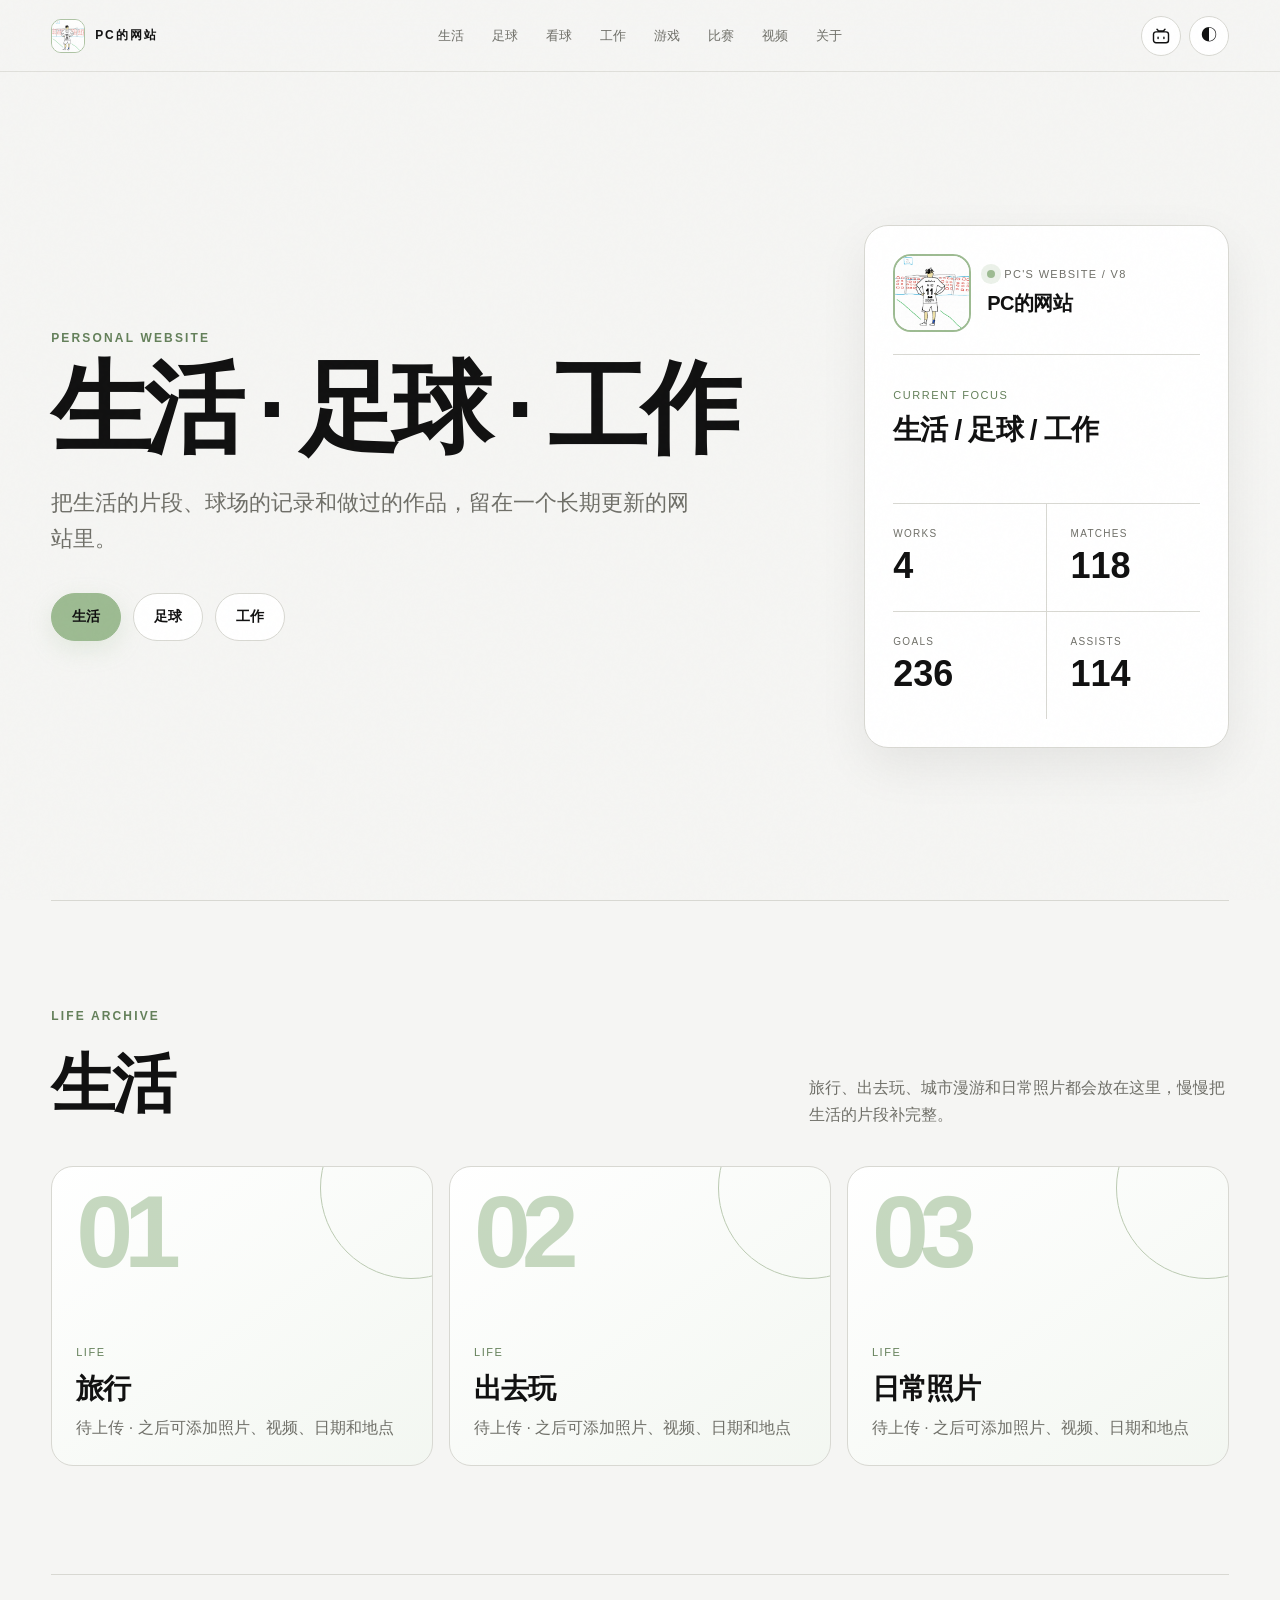
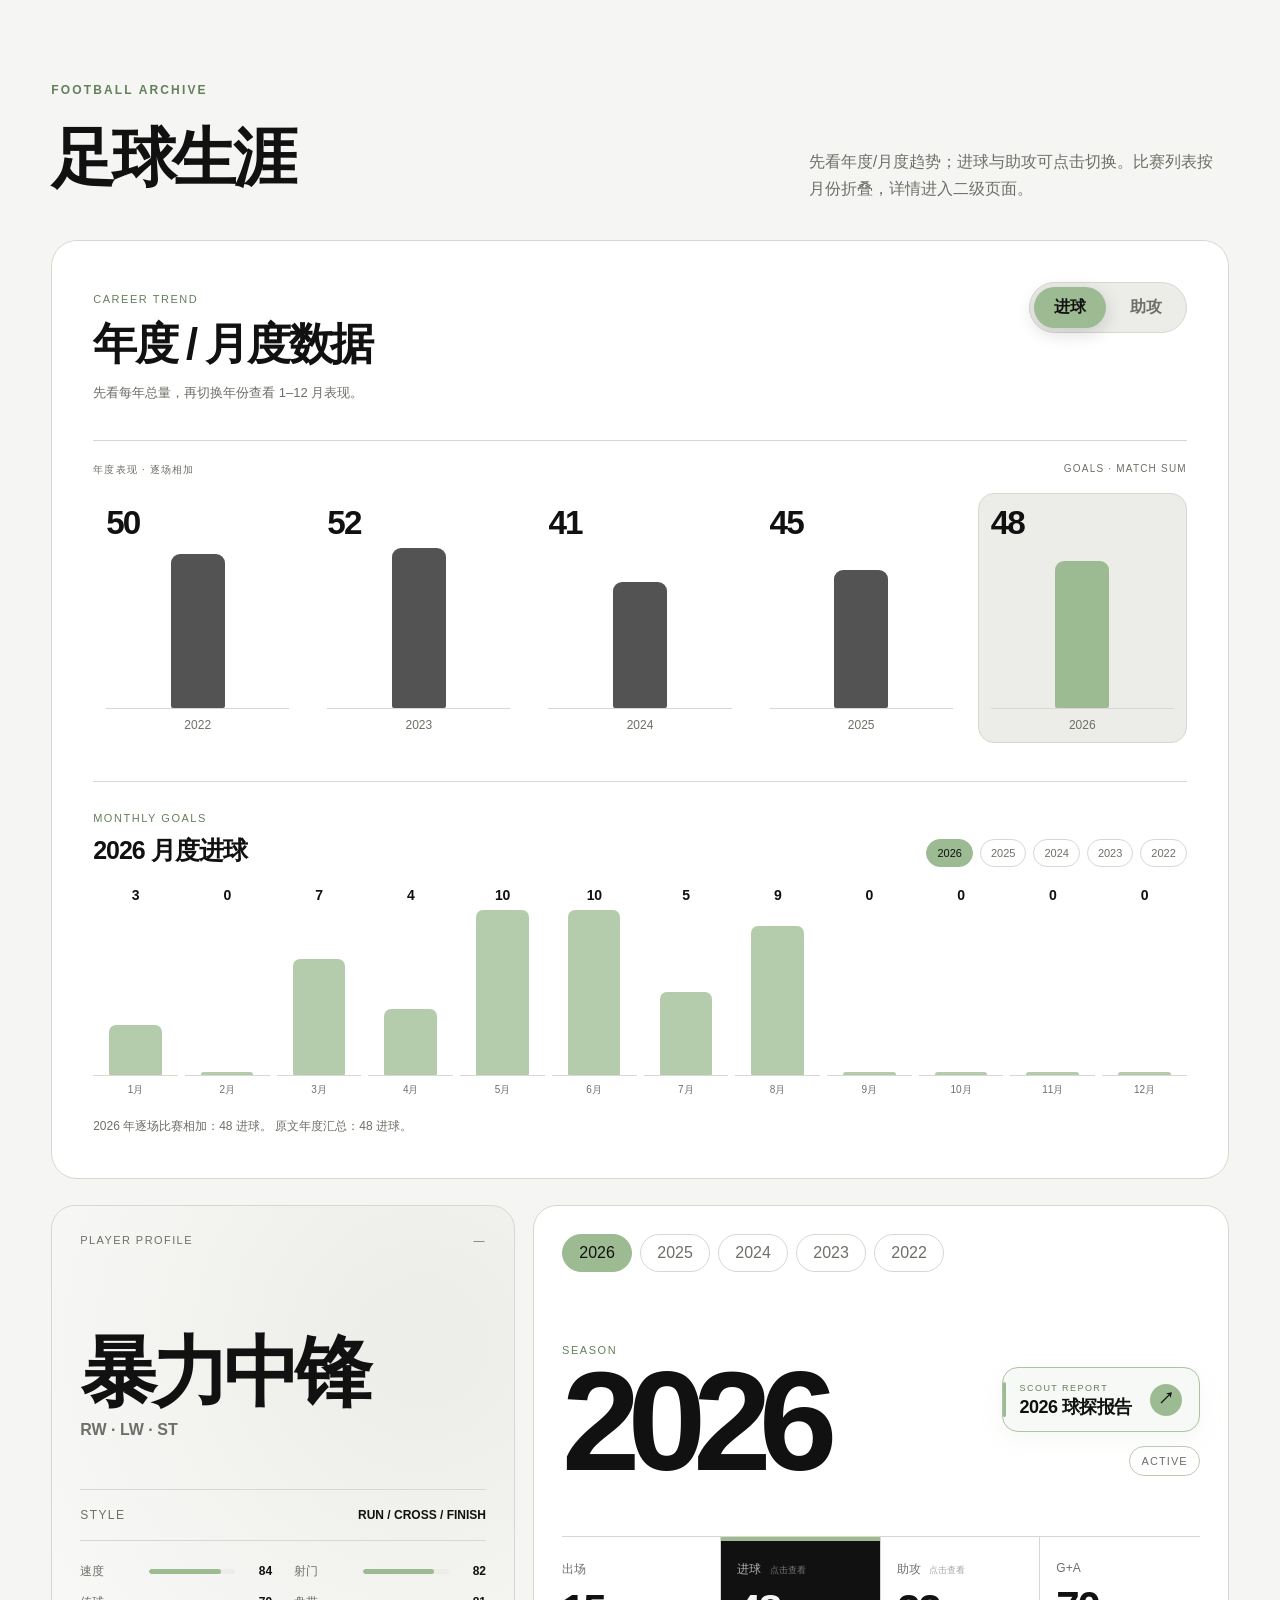
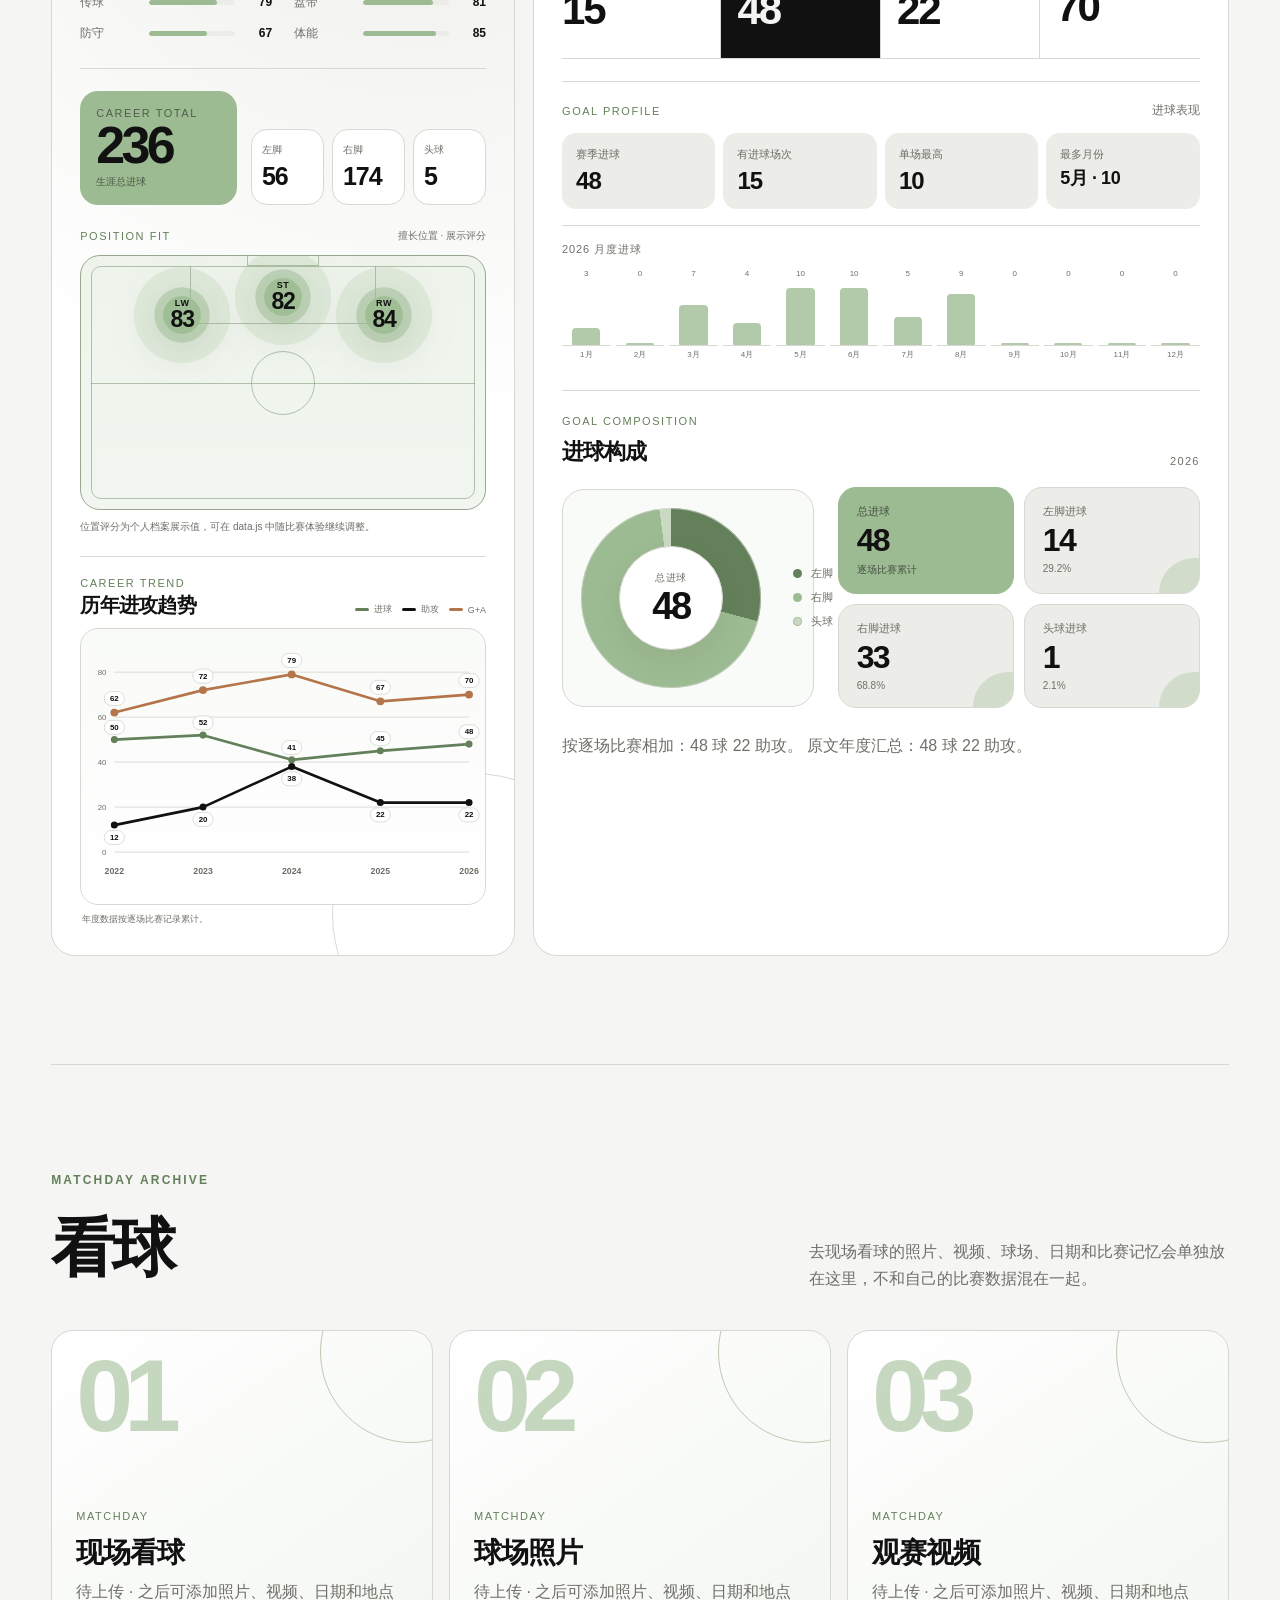
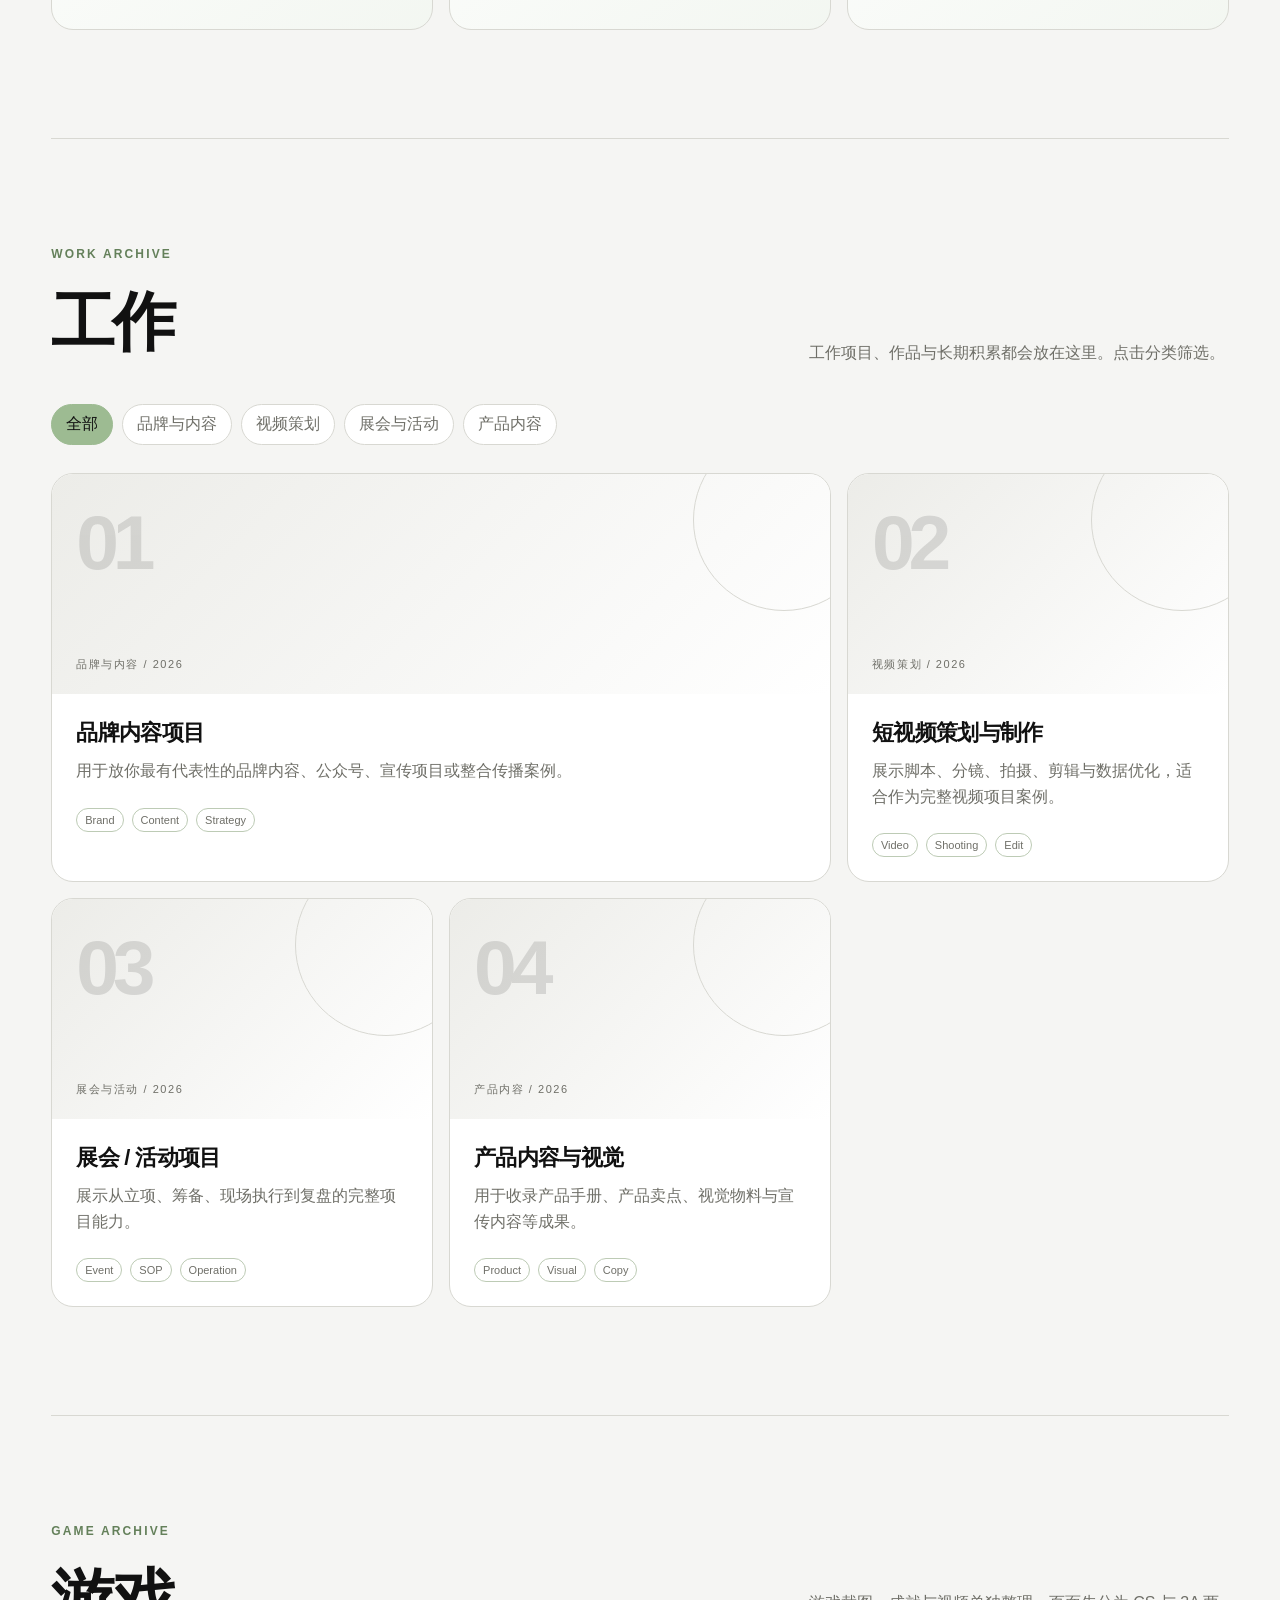
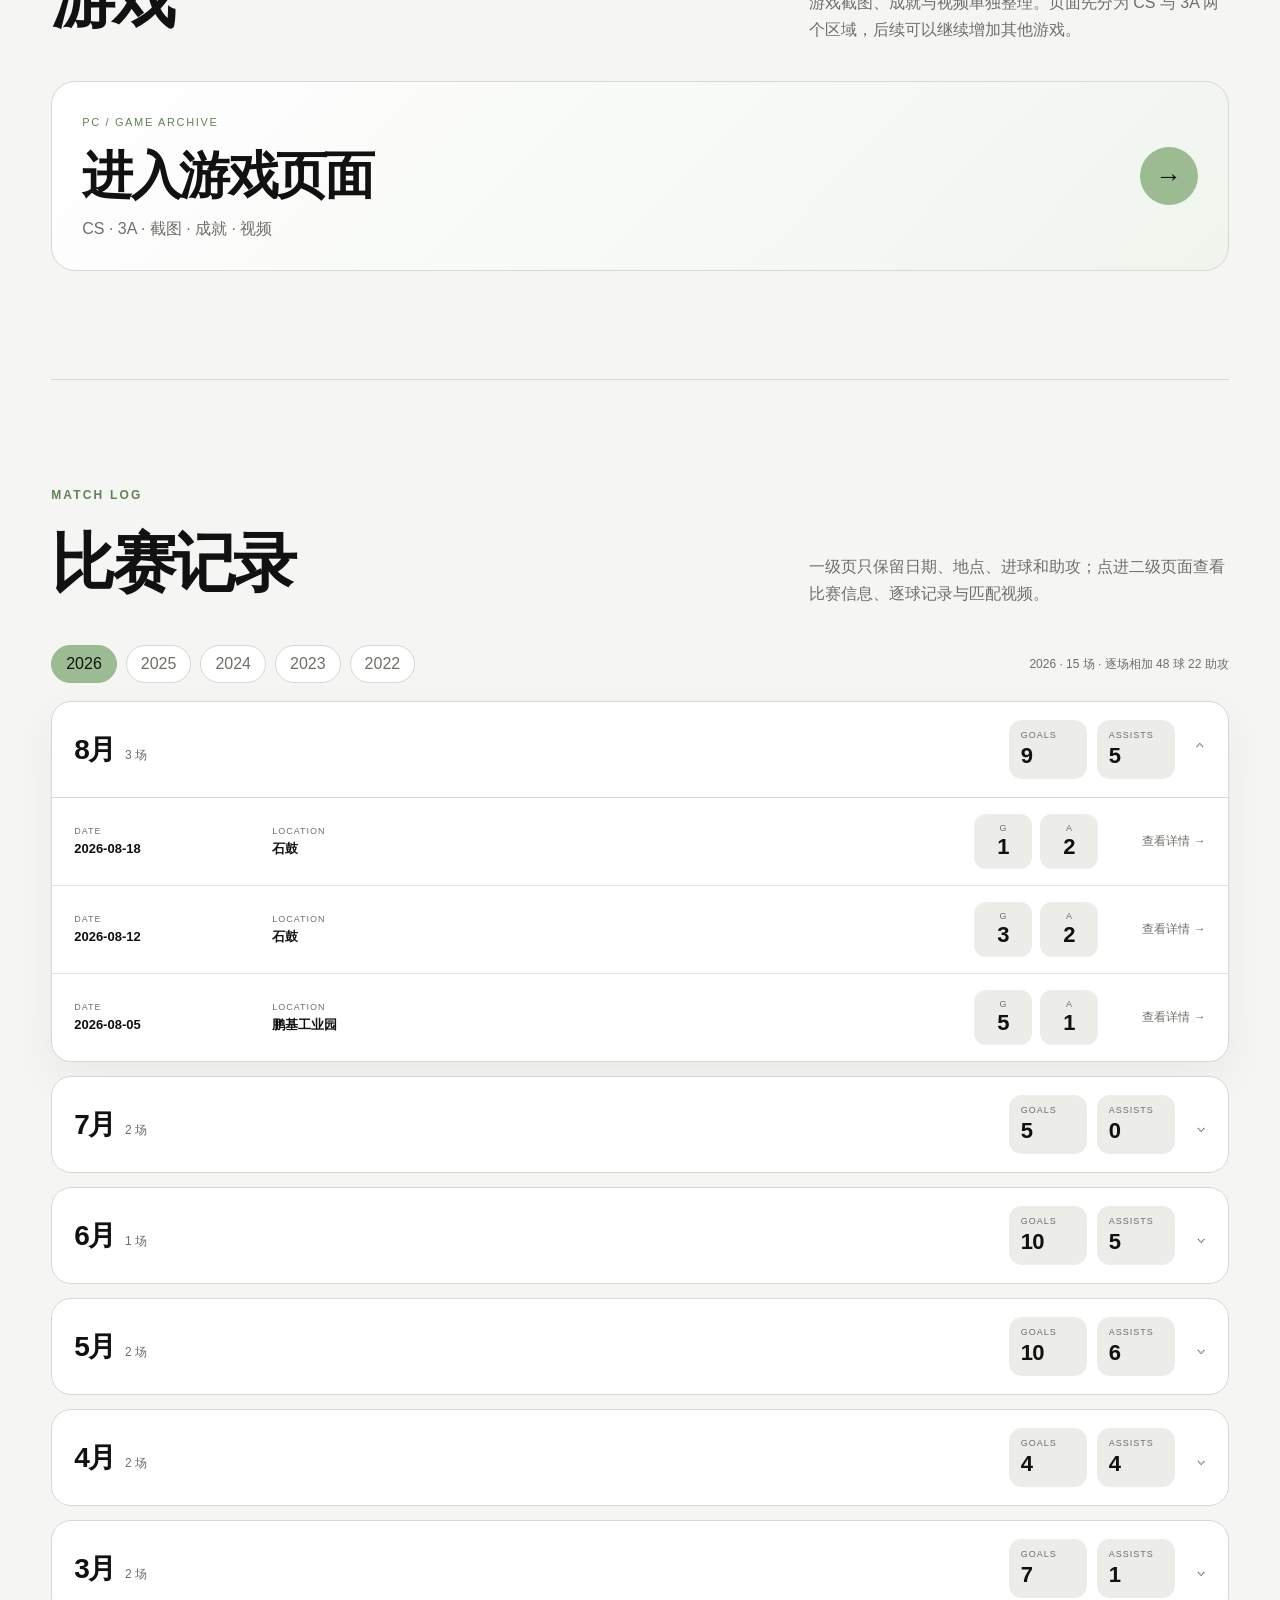
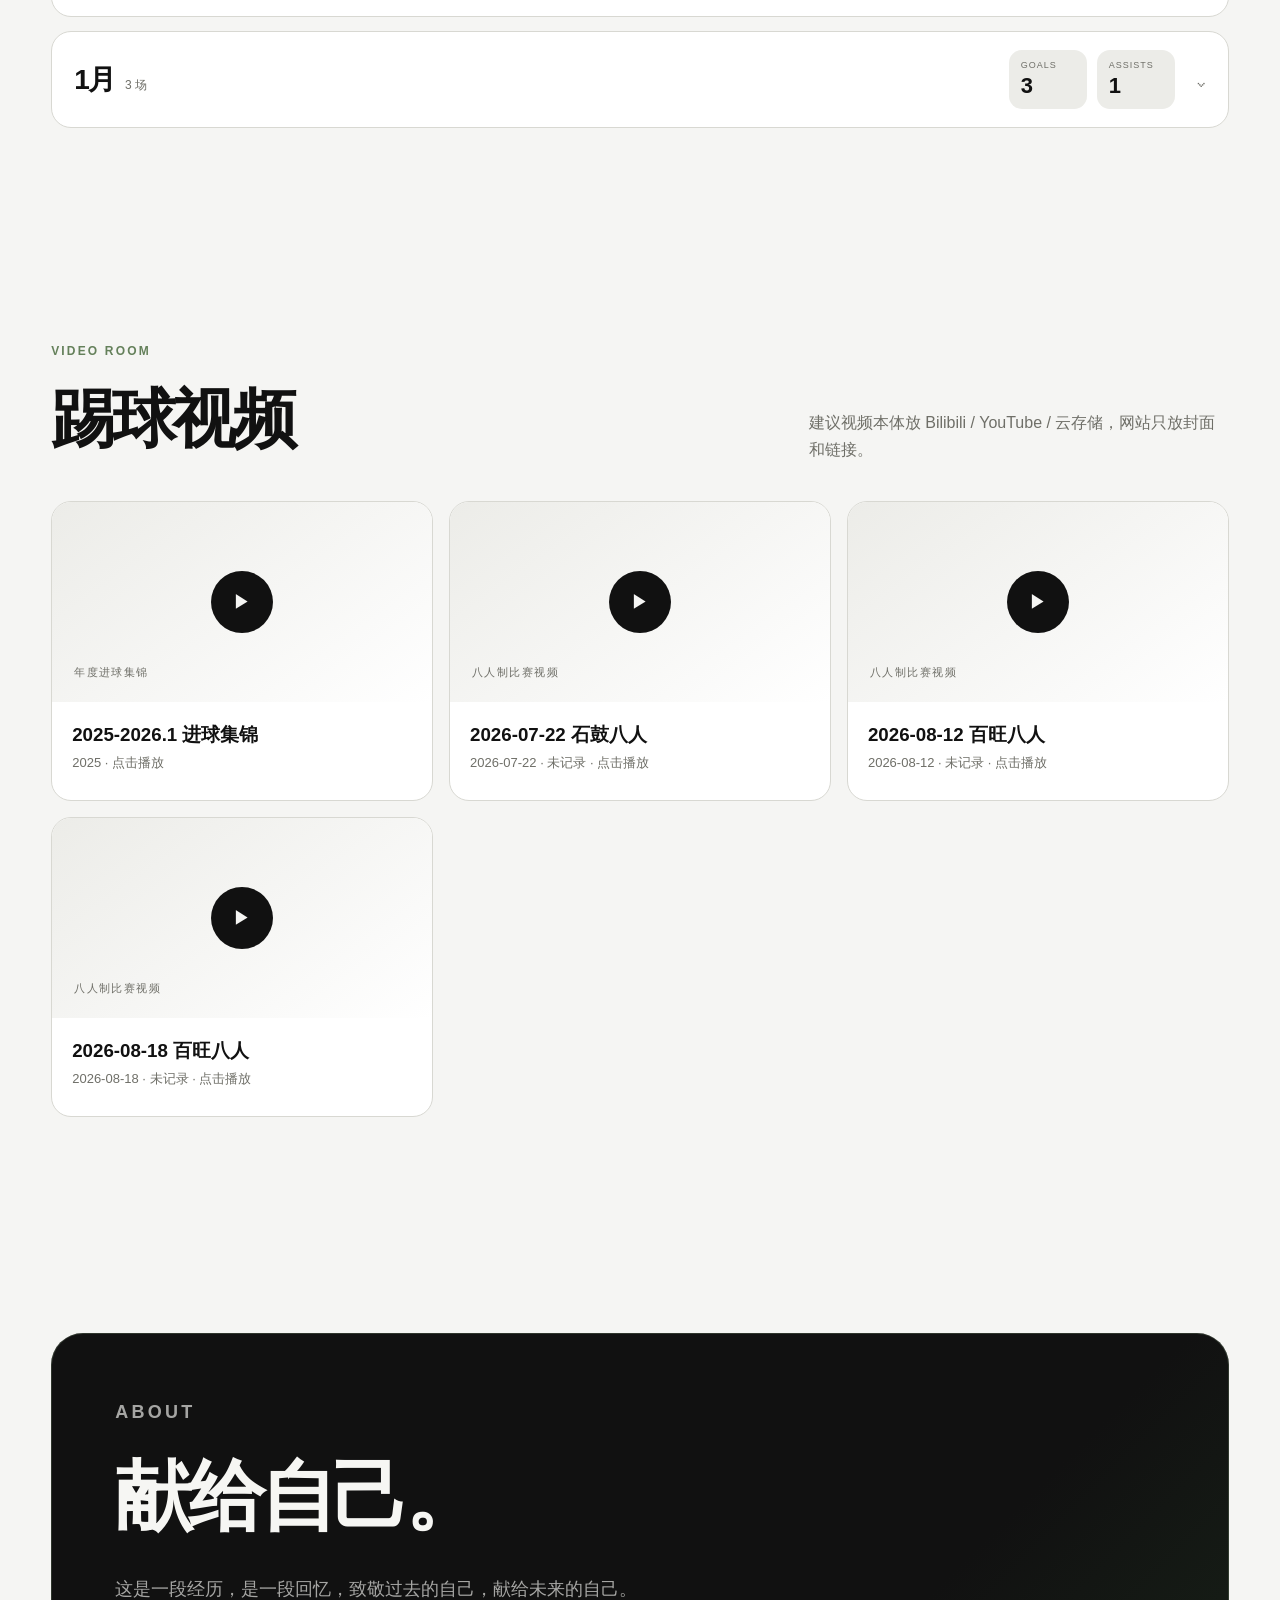
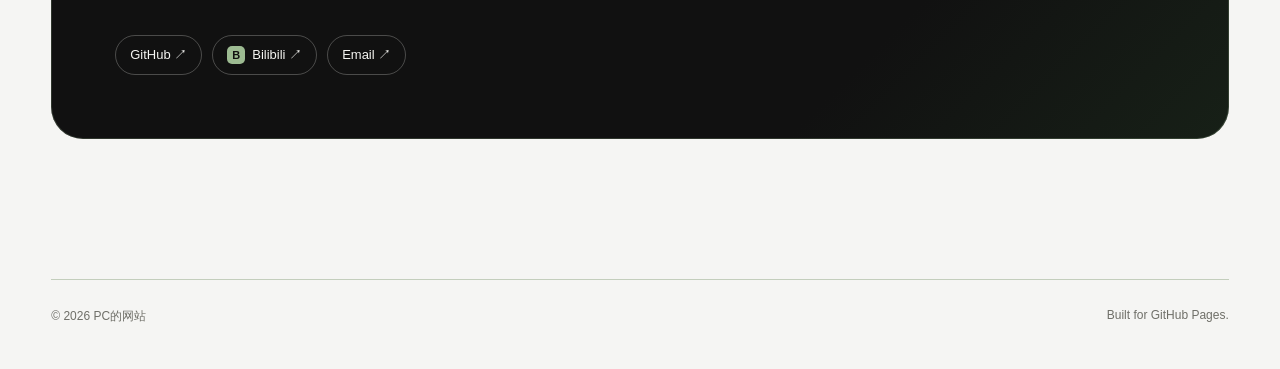
<file: index.html>
<!doctype html>
<html lang="zh-CN">
<head>
  <meta charset="utf-8" />
  <meta name="viewport" content="width=device-width, initial-scale=1" />
  <meta name="description" content="PC的网站：生活、足球与工作长期个人档案" />
  <meta name="theme-color" content="#9DBB92" />
  <title>PC的网站</title>
  <link rel="stylesheet" href="styles.css?v=8.4.0" />
</head>
<body>
  <div class="noise" aria-hidden="true"></div>
  <header class="site-header">
    <a class="brand" href="#top" aria-label="回到首页">
      <img class="brand-avatar" src="assets/avatar.png" alt="PC头像" />
      <span id="brand-name">PC的网站</span>
    </a>
    <nav class="nav" aria-label="主导航">
      <a href="#life">生活</a>
      <a href="#football">足球</a>
      <a href="#watching">看球</a>
      <a href="#work">工作</a>
      <a href="games.html">游戏</a>
      <a href="#matches">比赛</a>
      <a href="#videos">视频</a>
      <a href="#about">关于</a>
    </nav>
    <div class="header-actions">
      <a id="bilibili-link" class="social-icon-button bilibili-icon" href="https://b23.tv/TLqr4P5" target="_blank" rel="noreferrer" aria-label="打开暴力中锋鸭嘴兽的 Bilibili 个人空间"><svg viewBox="0 0 24 24" aria-hidden="true"><path d="M7.2 3.8 9.1 6h5.8l1.9-2.2M6 7h12a3 3 0 0 1 3 3v7a3 3 0 0 1-3 3H6a3 3 0 0 1-3-3v-7a3 3 0 0 1 3-3Z" fill="none" stroke="currentColor" stroke-width="1.7" stroke-linecap="round" stroke-linejoin="round"/><path d="M8.5 13.5v1.4M15.5 13.5v1.4" stroke="currentColor" stroke-width="1.7" stroke-linecap="round"/></svg></a>
      <button id="theme-toggle" class="icon-button" type="button" aria-label="切换主题">◐</button>
    </div>
  </header>

  <main id="top">
    <section class="hero section">
      <div class="hero-copy reveal">
        <p class="eyebrow" id="hero-kicker">PERSONAL WEBSITE</p>
        <h1 id="hero-title">生活 · 足球 · 工作</h1>
        <p class="hero-desc" id="hero-desc">把生活的片段、球场的记录和做过的作品，留在一个长期更新的网站里。</p>
        <div class="hero-actions">
          <a class="button primary" href="#life">生活</a>
          <a class="button ghost" href="#football">足球</a>
          <a class="button ghost" href="#work">工作</a>
        </div>
      </div>
      <aside class="hero-panel reveal" aria-label="个人概览">
        <div class="profile-intro">
          <img src="assets/avatar.png" alt="PC头像" class="hero-avatar" />
          <div><div class="status-row"><span class="pulse"></span><span>PC'S WEBSITE / V8</span></div><strong class="profile-intro-name">PC的网站</strong></div>
        </div>
        <div class="hero-metric">
          <span class="metric-label">CURRENT FOCUS</span>
          <strong id="current-focus">Brand / Video / Football</strong>
        </div>
        <div class="mini-grid">
          <div><span>WORKS</span><strong id="hero-work-count">0</strong></div>
          <div><span>MATCHES</span><strong id="hero-match-count">0</strong></div>
          <div><span>GOALS</span><strong id="hero-goals">0</strong></div>
          <div><span>ASSISTS</span><strong id="hero-assists">0</strong></div>
        </div>
      </aside>
    </section>


    <section id="life" class="section block-section">
      <div class="section-head reveal">
        <div>
          <p class="eyebrow">LIFE ARCHIVE</p>
          <h2>生活</h2>
        </div>
        <p>旅行、出去玩、城市漫游和日常照片都会放在这里，慢慢把生活的片段补完整。</p>
      </div>
      <div id="life-grid" class="archive-media-grid"></div>
    </section>

    <section id="football" class="section football-section">
      <div class="section-head reveal">
        <div>
          <p class="eyebrow">FOOTBALL ARCHIVE</p>
          <h2>足球生涯</h2>
        </div>
        <p>先看年度/月度趋势；进球与助攻可点击切换。比赛列表按月份折叠，详情进入二级页面。</p>
      </div>

      <section class="football-dashboard reveal" aria-label="年度与月度足球数据图表">
        <div class="trend-head">
          <div>
            <p class="metric-label">CAREER TREND</p>
            <h3>年度 / 月度数据</h3>
            <p class="trend-desc">先看每年总量，再切换年份查看 1–12 月表现。</p>
          </div>
          <div id="trend-metric-toggle" class="metric-toggle" role="group" aria-label="切换进球或助攻图表">
            <button class="metric-toggle-btn active" type="button" data-trend-metric="goals" aria-pressed="true">进球</button>
            <button class="metric-toggle-btn" type="button" data-trend-metric="assists" aria-pressed="false">助攻</button>
          </div>
        </div>

        <div class="chart-label-row">
          <span>年度表现 · 逐场相加</span>
          <span id="yearly-chart-unit">GOALS</span>
        </div>
        <div id="yearly-chart" class="yearly-chart" aria-label="年度数据柱状图"></div>

        <div class="monthly-chart-head">
          <div>
            <span class="metric-label" id="monthly-chart-kicker">MONTHLY GOALS</span>
            <h4 id="monthly-chart-title">2026 月度进球</h4>
          </div>
          <div id="trend-year-switcher" class="trend-year-switcher" aria-label="切换月度图表年份"></div>
        </div>
        <div id="monthly-chart" class="monthly-chart" aria-label="月度数据柱状图"></div>
        <p id="trend-note" class="trend-note"></p>
      </section>

      <div class="season-layout">
        <div class="player-card reveal">
          <div class="player-topline"><span>PLAYER PROFILE</span><span id="player-number">—</span></div>
          <div class="player-name" id="player-name">暴力中锋</div>
          <div class="player-position" id="player-position">RW · LW · ST</div>
          <div class="rating-row">
            <span>STYLE</span>
            <strong id="player-style">RUN / CROSS / FINISH</strong>
          </div>
          <div id="attributes" class="attributes"></div>

          <section class="career-profile" aria-label="足球生涯数据">
            <div class="career-profile-head">
              <div><span class="metric-label">CAREER TOTAL</span><strong id="career-goals">0</strong><small>生涯总进球</small></div>
              <div class="career-side-stats">
                <span><small>左脚</small><strong id="career-left">0</strong></span>
                <span><small>右脚</small><strong id="career-right">0</strong></span>
                <span><small>头球</small><strong id="career-header">0</strong></span>
              </div>
            </div>
            <div class="position-fit-head"><span class="metric-label">POSITION FIT</span><span>擅长位置 · 展示评分</span></div>
            <div id="position-heatmap" class="position-heatmap" aria-label="擅长位置热点图">
              <div class="pitch-line pitch-half"></div>
              <div class="pitch-circle"></div>
              <div class="pitch-box pitch-box-top"></div>
              <div class="pitch-goal pitch-goal-top"></div>
              <div id="position-hotspots" class="position-hotspots"></div>
            </div>
            <p class="position-fit-note">位置评分为个人档案展示值，可在 data.js 中随比赛体验继续调整。</p>
          </section>

          <section class="career-trend-panel" aria-label="历年进球助攻与G+A趋势">
            <div class="career-trend-head">
              <div>
                <span class="metric-label">CAREER TREND</span>
                <h4>历年进攻趋势</h4>
              </div>
              <div class="career-trend-legend" aria-label="图例">
                <span class="legend-goals"><i></i>进球</span>
                <span class="legend-assists"><i></i>助攻</span>
                <span class="legend-ga"><i></i>G+A</span>
              </div>
            </div>
            <div id="career-trend-chart" class="career-trend-chart" aria-label="2022至2026年度进球、助攻与G+A折线图"></div>
            <p class="career-trend-note">年度数据按逐场比赛记录累计。</p>
          </section>
        </div>

        <div class="season-panel reveal">
          <div class="season-switcher" id="season-switcher"></div>
          <div class="season-title-row">
            <div>
              <span class="metric-label">SEASON</span>
              <h3 id="season-title">2026</h3>
            </div>
            <div class="season-title-actions">
              <a id="season-report-link" class="season-report-link" href="reports/scout-report-2026.pdf" target="_blank" rel="noopener">
                <span class="season-report-kicker">SCOUT REPORT</span>
                <strong id="season-report-label">2026 球探报告</strong>
                <span class="season-report-arrow" aria-hidden="true">↗</span>
              </a>
              <span class="season-badge" id="season-status">ACTIVE</span>
            </div>
          </div>
          <div class="season-stats">
            <div class="season-stat-static"><span>出场</span><strong id="season-apps">0</strong></div>
            <button class="season-stat-button active" id="season-goals-button" type="button" data-season-metric="goals" aria-pressed="true">
              <span>进球 <em>点击查看</em></span><strong id="season-goals">0</strong>
            </button>
            <button class="season-stat-button" id="season-assists-button" type="button" data-season-metric="assists" aria-pressed="false">
              <span>助攻 <em>点击查看</em></span><strong id="season-assists">0</strong>
            </button>
            <div class="season-stat-static"><span>G+A</span><strong id="season-ga">0</strong></div>
          </div>
          <div class="scoring-profile" id="season-detail-panel">
            <div class="scoring-profile-head">
              <span class="metric-label" id="season-detail-kicker">GOAL PROFILE</span>
              <span id="season-detail-title">进球脚法</span>
            </div>
            <div class="foot-stats" id="season-detail-stats">
              <div><span>左脚</span><strong id="foot-left">0</strong></div>
              <div><span>右脚</span><strong id="foot-right">0</strong></div>
              <div><span>头球/其他</span><strong id="foot-other">0</strong></div>
              <div><span>待补录</span><strong id="foot-unknown">0</strong></div>
            </div>
            <div id="season-metric-monthly" class="season-assist-monthly" hidden></div>
          </div>
          <p id="season-note" class="season-note"></p>
        </div>
      </div>
    </section>

    <section id="watching" class="section block-section">
      <div class="section-head reveal">
        <div>
          <p class="eyebrow">MATCHDAY ARCHIVE</p>
          <h2>看球</h2>
        </div>
        <p>去现场看球的照片、视频、球场、日期和比赛记忆会单独放在这里，不和自己的比赛数据混在一起。</p>
      </div>
      <div id="watch-grid" class="archive-media-grid"></div>
    </section>


    <section id="work" class="section block-section">
      <div class="section-head reveal">
        <div>
          <p class="eyebrow">WORK ARCHIVE</p>
          <h2>工作</h2>
        </div>
        <p>工作项目、作品与长期积累都会放在这里。点击分类筛选。</p>
      </div>
      <div id="work-filters" class="filters reveal" aria-label="作品筛选"></div>
      <div id="work-grid" class="work-grid"></div>
    </section>

    <section id="gaming" class="section block-section gaming-preview-section">
      <div class="section-head reveal">
        <div>
          <p class="eyebrow">GAME ARCHIVE</p>
          <h2>游戏</h2>
        </div>
        <p>游戏截图、成就与视频单独整理。页面先分为 CS 与 3A 两个区域，后续可以继续增加其他游戏。</p>
      </div>
      <a class="gaming-entry-card reveal" href="games.html">
        <div><span>PC / GAME ARCHIVE</span><h3>进入游戏页面</h3><p>CS · 3A · 截图 · 成就 · 视频</p></div>
        <strong>→</strong>
      </a>
    </section>

    <section id="matches" class="section block-section">
      <div class="section-head reveal">
        <div>
          <p class="eyebrow">MATCH LOG</p>
          <h2>比赛记录</h2>
        </div>
        <p>一级页只保留日期、地点、进球和助攻；点进二级页面查看比赛信息、逐球记录与匹配视频。</p>
      </div>
      <div class="match-filter-row reveal"><div id="match-filters" class="filters match-filters" aria-label="比赛年份筛选"></div><p id="match-summary-note" class="match-summary-note"></p></div>
      <div id="match-grid" class="match-grid month-groups"></div>
    </section>

    <section id="videos" class="section">
      <div class="section-head reveal">
        <div>
          <p class="eyebrow">VIDEO ROOM</p>
          <h2>踢球视频</h2>
        </div>
        <p>建议视频本体放 Bilibili / YouTube / 云存储，网站只放封面和链接。</p>
      </div>
      <div id="video-grid" class="video-grid"></div>
    </section>

    <section id="about" class="section about-section">
      <div class="about-card reveal">
        <p class="eyebrow">ABOUT</p>
        <h2 id="about-title">献给自己。</h2>
        <p id="about-text">这是一段经历，是一段回忆，致敬过去的自己，献给未来的自己。</p>
        <div id="social-links" class="social-links"></div>
      </div>
    </section>
  </main>

  <footer class="footer">
    <span>© <span id="year"></span> <span id="footer-name">PC的网站</span></span>
    <span>Built for GitHub Pages.</span>
  </footer>

  <script src="data.js?v=8.4.0"></script>
  <script src="app.js?v=8.4.0"></script>
</body>
</html>
</file>
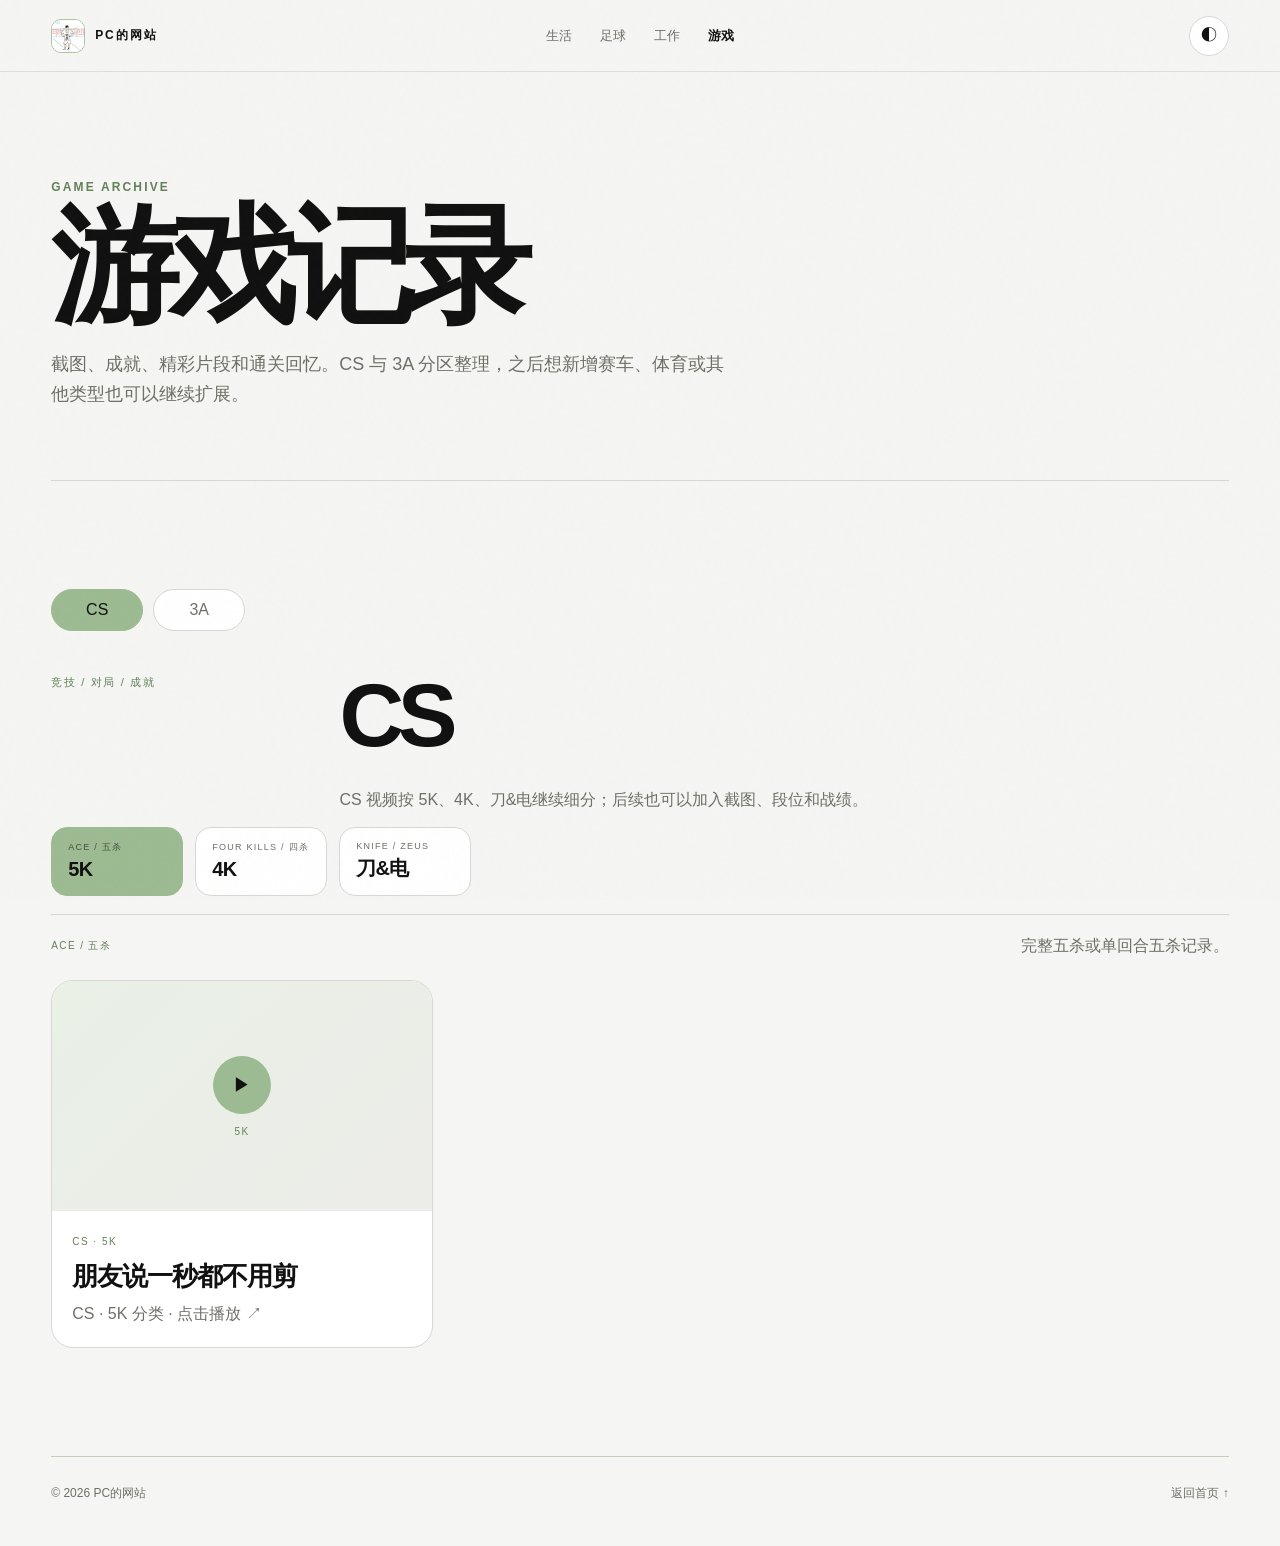
<file: games.html>
<!doctype html>
<html lang="zh-CN">
<head>
  <meta charset="utf-8" />
  <meta name="viewport" content="width=device-width, initial-scale=1" />
  <meta name="description" content="PC的网站 · 游戏档案" />
  <meta name="theme-color" content="#9DBB92" />
  <title>游戏 · PC的网站</title>
  <link rel="stylesheet" href="styles.css?v=8.4.0" />
</head>
<body>
  <div class="noise" aria-hidden="true"></div>
  <header class="site-header">
    <a class="brand" href="index.html" aria-label="返回PC的网站">
      <img class="brand-avatar" src="assets/avatar.png" alt="PC头像" />
      <span>PC的网站</span>
    </a>
    <nav class="nav" aria-label="游戏导航">
      <a href="index.html#life">生活</a>
      <a href="index.html#football">足球</a>
      <a href="index.html#work">工作</a>
      <a class="nav-current" href="games.html">游戏</a>
    </nav>
    <div class="header-actions"><button id="theme-toggle" class="icon-button" type="button" aria-label="切换主题">◐</button></div>
  </header>
  <main>
    <section class="section games-hero">
      <p class="eyebrow">GAME ARCHIVE</p>
      <h1>游戏记录</h1>
      <p>截图、成就、精彩片段和通关回忆。CS 与 3A 分区整理，之后想新增赛车、体育或其他类型也可以继续扩展。</p>
    </section>
    <section class="section games-content block-section">
      <div id="game-tabs" class="game-tabs" role="tablist" aria-label="游戏分类"></div>
      <div id="game-section-intro" class="game-section-intro"></div>
      <div id="game-subtabs" class="game-subtabs" aria-label="CS 视频二级分类"></div>
      <div id="game-category-intro" class="game-category-intro"></div>
      <div id="game-grid" class="game-grid"></div>
    </section>
  </main>
  <footer class="footer"><span>© <span id="year"></span> PC的网站</span><a href="index.html">返回首页 ↑</a></footer>
  <script src="data.js?v=8.4.0"></script>
  <script src="games.js?v=8.4.0"></script>
</body>
</html>
</file>
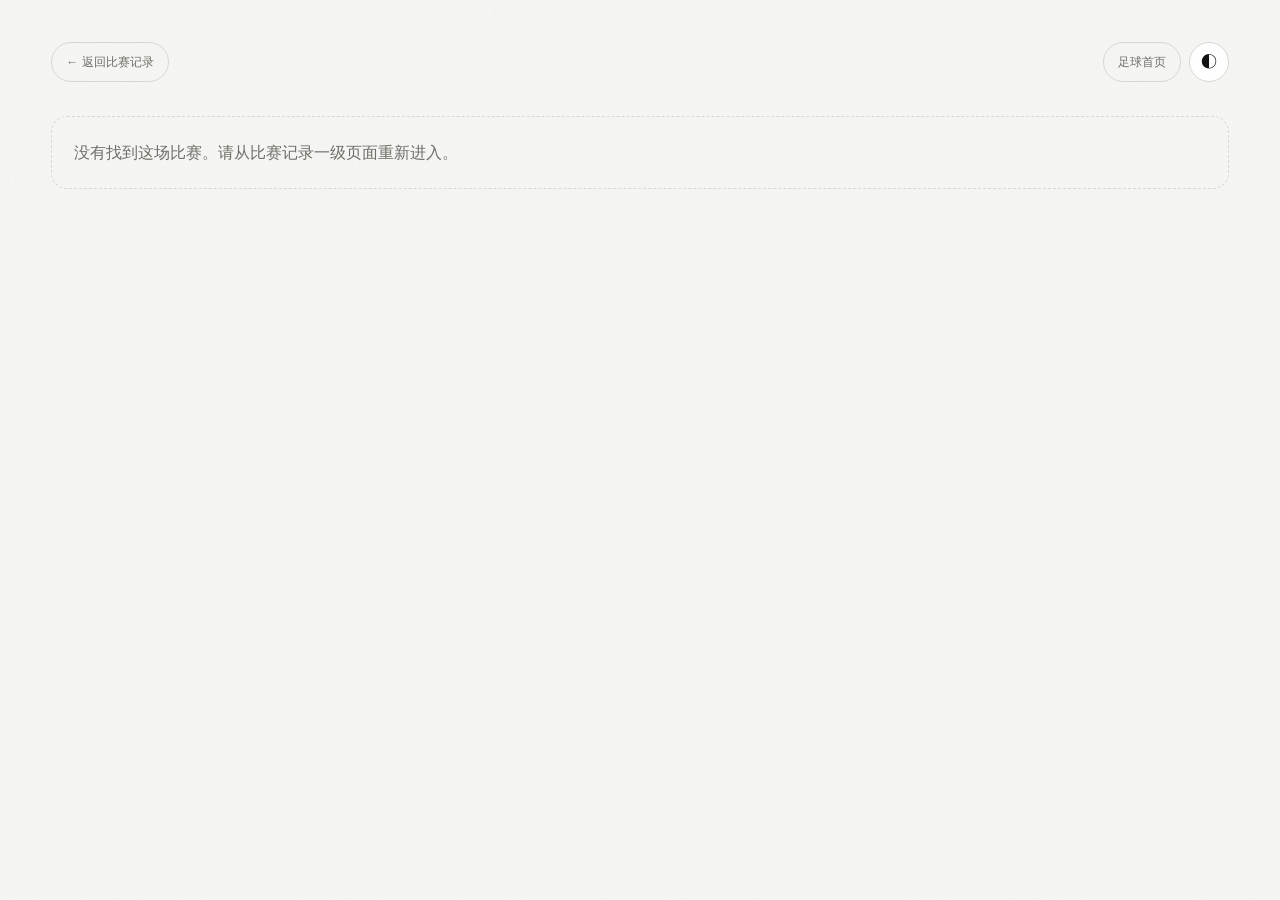
<file: match.html>
<!doctype html>
<html lang="zh-CN">
<head>
  <meta charset="utf-8" />
  <meta name="viewport" content="width=device-width, initial-scale=1" />
  <meta name="theme-color" content="#9DBB92" />
  <meta name="description" content="足球比赛二级详情页" />
  <title>比赛详情 — PC的网站</title>
  <link rel="stylesheet" href="styles.css?v=8.4.0" />
</head>
<body class="detail-body">
  <div class="noise" aria-hidden="true"></div>
  <main class="detail-shell">
    <div class="detail-topbar">
      <a class="detail-back" href="index.html#matches">← 返回比赛记录</a>
      <div style="display:flex;gap:8px;align-items:center">
        <a class="detail-home" href="index.html#football">足球首页</a>
        <button id="detail-theme-toggle" class="icon-button" type="button" aria-label="切换主题">◐</button>
      </div>
    </div>

    <section id="detail-root" aria-live="polite">
      <div class="detail-empty">正在读取比赛数据…</div>
    </section>
  </main>

  <script src="data.js?v=8.4.0"></script>
  <script src="match.js?v=8.4.0"></script>
</body>
</html>
</file>
<file: styles.css>
:root {
  --bg: #f5f5f3;
  --panel: #ffffff;
  --panel-2: #ecece8;
  --text: #111111;
  --muted: #6f6f68;
  --line: #d8d8d2;
  --accent: #9DBB92;
  --accent-contrast: #111111;
  --green: #9DBB92;
  --green-deep: #64805a;
  --green-soft: #e9f0e6;
  --shadow: 0 18px 50px rgba(0,0,0,.07);
  --radius: 24px;
}

[data-theme="dark"] {
  --bg: #080808;
  --panel: #111111;
  --panel-2: #181818;
  --text: #f3f3ef;
  --muted: #9d9d95;
  --line: #2a2a28;
  --accent: #9DBB92;
  --accent-contrast: #101410;
  --green: #9DBB92;
  --green-deep: #b5cfa9;
  --green-soft: #1b2419;
  --shadow: 0 20px 60px rgba(0,0,0,.35);
}

* { box-sizing: border-box; }
html { scroll-behavior: smooth; }
body {
  margin: 0;
  color: var(--text);
  background: var(--bg);
  font-family: Inter, ui-sans-serif, -apple-system, BlinkMacSystemFont, "Segoe UI", "PingFang SC", "Microsoft YaHei", sans-serif;
  transition: background .25s ease, color .25s ease;
}
a { color: inherit; text-decoration: none; }
button { font: inherit; }
.noise {
  pointer-events: none;
  position: fixed;
  inset: 0;
  opacity: .025;
  z-index: 99;
  background-image: url("data:image/svg+xml,%3Csvg viewBox='0 0 180 180' xmlns='http://www.w3.org/2000/svg'%3E%3Cfilter id='n'%3E%3CfeTurbulence type='fractalNoise' baseFrequency='.9' numOctaves='2' stitchTiles='stitch'/%3E%3C/filter%3E%3Crect width='100%25' height='100%25' filter='url(%23n)' opacity='.6'/%3E%3C/svg%3E");
}

.site-header {
  position: sticky;
  top: 0;
  z-index: 20;
  min-height: 72px;
  display: grid;
  grid-template-columns: 1fr auto 1fr;
  align-items: center;
  padding: 0 4vw;
  border-bottom: 1px solid color-mix(in srgb, var(--line) 75%, transparent);
  backdrop-filter: blur(18px);
  background: color-mix(in srgb, var(--bg) 84%, transparent);
}
.brand { display: inline-flex; align-items: center; gap: 10px; font-size: 12px; letter-spacing: .16em; font-weight: 800; }
.brand-mark { width: 28px; height: 28px; display:grid; place-items:center; border-radius: 50%; background: var(--text); color: var(--bg); letter-spacing: 0; }
.nav { display: flex; gap: 28px; font-size: 13px; color: var(--muted); }
.nav a:hover { color: var(--text); }
.icon-button { justify-self: end; width: 40px; height: 40px; border: 1px solid var(--line); background: var(--panel); color: var(--text); border-radius: 50%; cursor: pointer; }

.section { width: min(1320px, 92vw); margin: 0 auto; padding: 108px 0; }
.block-section { border-top: 1px solid var(--line); }
.hero { min-height: calc(100vh - 72px); display: grid; grid-template-columns: 1.35fr .65fr; gap: 56px; align-items: center; }
.eyebrow { margin: 0 0 18px; color: var(--muted); font-size: 12px; font-weight: 800; letter-spacing: .18em; }
.hero h1 { margin: 0; font-size: clamp(52px, 7.8vw, 118px); line-height: .92; letter-spacing: -.07em; font-weight: 850; }
.hero-desc { width: min(640px, 90%); margin: 30px 0 0; color: var(--muted); font-size: clamp(16px, 1.7vw, 22px); line-height: 1.65; }
.hero-actions { display:flex; gap: 12px; margin-top: 36px; flex-wrap: wrap; }
.button { min-height: 48px; padding: 0 20px; display:inline-flex; align-items:center; justify-content:center; border-radius: 999px; border: 1px solid var(--line); font-size: 14px; font-weight: 750; }
.button.primary { background: var(--accent); color: var(--accent-contrast); border-color: var(--accent); }
.button.ghost { background: var(--panel); }
.hero-panel { background: var(--panel); border: 1px solid var(--line); border-radius: var(--radius); padding: 28px; box-shadow: var(--shadow); }
.status-row { display:flex; align-items:center; gap: 9px; color: var(--muted); font-size:11px; letter-spacing:.12em; }
.pulse { width: 8px; height: 8px; background: #3cdd74; border-radius: 50%; box-shadow: 0 0 0 6px rgba(60,221,116,.12); }
.hero-metric { padding: 54px 0; border-bottom: 1px solid var(--line); }
.metric-label { display:block; color: var(--muted); font-size: 11px; letter-spacing: .14em; margin-bottom: 10px; }
.hero-metric strong { font-size: 28px; letter-spacing: -.03em; }
.mini-grid { display:grid; grid-template-columns: 1fr 1fr; }
.mini-grid div { padding: 24px 0; }
.mini-grid div:nth-child(odd) { border-right: 1px solid var(--line); }
.mini-grid div:nth-child(even) { padding-left: 24px; }
.mini-grid div:nth-child(-n+2) { border-bottom: 1px solid var(--line); }
.mini-grid span { display:block; color:var(--muted); font-size:10px; letter-spacing:.13em; margin-bottom:6px; }
.mini-grid strong { font-size: 36px; }

.section-head { display:flex; align-items:end; justify-content:space-between; gap: 24px; margin-bottom: 38px; }
.section-head h2 { margin:0; font-size: clamp(38px, 5vw, 72px); letter-spacing: -.055em; }
.section-head > p { width: min(420px, 45%); margin: 0; color: var(--muted); line-height: 1.7; }
.filters { display:flex; flex-wrap:wrap; gap: 9px; margin-bottom: 28px; }
.filter-btn { border:1px solid var(--line); background:var(--panel); color:var(--muted); padding:9px 14px; border-radius:999px; cursor:pointer; }
.filter-btn.active { background:var(--text); color:var(--bg); border-color:var(--text); }

.work-grid { display:grid; grid-template-columns: repeat(12, 1fr); gap: 16px; }
.work-card { grid-column: span 4; min-height: 360px; border:1px solid var(--line); border-radius:22px; background:var(--panel); overflow:hidden; display:flex; flex-direction:column; transition: transform .2s ease, box-shadow .2s ease; }
.work-card:hover { transform: translateY(-4px); box-shadow: var(--shadow); }
.work-card.featured { grid-column: span 8; }
.work-thumb { min-height: 220px; padding: 24px; position:relative; overflow:hidden; background: linear-gradient(135deg, var(--panel-2), var(--panel)); }
.work-thumb::after { content:""; position:absolute; width:180px; height:180px; border:1px solid var(--line); border-radius:50%; right:-45px; top:-45px; }
.work-index { font-size: clamp(46px, 6vw, 90px); font-weight: 850; letter-spacing:-.08em; opacity:.12; }
.work-kind { position:absolute; left:24px; bottom:22px; font-size:11px; letter-spacing:.14em; color:var(--muted); }
.work-body { padding:24px; display:flex; flex-direction:column; gap: 10px; }
.work-body h3 { margin:0; font-size:22px; letter-spacing:-.03em; }
.work-body p { margin:0; color:var(--muted); line-height:1.6; }
.work-meta { margin-top: auto; padding-top: 14px; display:flex; gap:8px; flex-wrap:wrap; }
.tag { border:1px solid var(--line); padding:5px 8px; border-radius:999px; color:var(--muted); font-size:11px; }

.football-section { border-top:1px solid var(--line); }
.season-layout { display:grid; grid-template-columns: .8fr 1.2fr; gap:18px; }
.player-card, .season-panel { border:1px solid var(--line); border-radius:var(--radius); background:var(--panel); padding:28px; min-height:500px; }
.player-card { position:relative; overflow:hidden; background: radial-gradient(circle at 80% 10%, var(--panel-2), var(--panel) 55%); }
.player-card::before { content:""; position:absolute; width:280px; height:280px; border:1px solid var(--line); border-radius:50%; right:-100px; bottom:-100px; }
.player-topline { display:flex; justify-content:space-between; color:var(--muted); font-size:11px; letter-spacing:.13em; }
.player-name { margin-top:90px; font-size:clamp(44px,6vw,82px); line-height:.95; font-weight:850; letter-spacing:-.07em; }
.player-position { margin-top:12px; color:var(--muted); font-weight:700; }
.rating-row { margin-top:50px; padding:18px 0; border-top:1px solid var(--line); border-bottom:1px solid var(--line); display:flex; justify-content:space-between; gap:20px; font-size:12px; }
.rating-row span { color:var(--muted); letter-spacing:.12em; }
.attributes { display:grid; grid-template-columns:1fr 1fr; gap:14px 22px; padding-top:22px; }
.attribute-row { display:grid; grid-template-columns:60px 1fr 28px; gap:9px; align-items:center; font-size:12px; }
.attribute-row span { color:var(--muted); }
.attr-track { height:5px; background:var(--panel-2); border-radius:99px; overflow:hidden; }
.attr-fill { height:100%; background:var(--text); border-radius:99px; }
.attribute-row strong { text-align:right; font-size:12px; }
.season-panel { display:flex; flex-direction:column; }
.season-switcher { display:flex; gap:8px; flex-wrap:wrap; }
.season-btn { min-width:70px; padding:9px 13px; border-radius:999px; border:1px solid var(--line); color:var(--muted); background:transparent; cursor:pointer; }
.season-btn.active { color:var(--bg); background:var(--text); border-color:var(--text); }
.season-title-row { display:flex; justify-content:space-between; align-items:end; margin-top:72px; }
.season-title-row h3 { margin:0; font-size:clamp(72px,11vw,150px); letter-spacing:-.09em; line-height:.8; }
.season-badge { border:1px solid var(--line); border-radius:999px; padding:8px 11px; color:var(--muted); font-size:11px; letter-spacing:.1em; }
.season-stats { display:grid; grid-template-columns:repeat(4,1fr); margin-top:58px; border-top:1px solid var(--line); border-bottom:1px solid var(--line); }
.season-stats div { padding:24px 16px; border-right:1px solid var(--line); }
.season-stats div:first-child { padding-left:0; }
.season-stats div:last-child { border-right:0; }
.season-stats span { display:block; color:var(--muted); font-size:12px; margin-bottom:8px; }
.season-stats strong { font-size:42px; letter-spacing:-.05em; }
.season-note { color:var(--muted); line-height:1.75; margin:24px 0 0; }

.match-grid { display:grid; gap:12px; }
.match-card { display:grid; grid-template-columns: 150px 1fr auto; gap:24px; align-items:center; padding:24px; background:var(--panel); border:1px solid var(--line); border-radius:18px; }
.match-date { color:var(--muted); font-size:13px; }
.match-main h3 { margin:0 0 7px; font-size:21px; }
.match-main p { margin:0; color:var(--muted); line-height:1.55; }
.match-scoreline { display:flex; gap:12px; }
.match-pill { min-width:74px; text-align:center; background:var(--panel-2); border-radius:14px; padding:12px 14px; }
.match-pill span { display:block; color:var(--muted); font-size:10px; letter-spacing:.1em; }
.match-pill strong { font-size:24px; }

.video-grid { display:grid; grid-template-columns:repeat(3,1fr); gap:16px; }
.video-card { min-height:300px; border:1px solid var(--line); border-radius:20px; overflow:hidden; background:var(--panel); }
.video-cover { height:200px; padding:22px; display:flex; align-items:flex-end; position:relative; background:linear-gradient(145deg,var(--panel-2),var(--panel)); }
.play { position:absolute; left:50%; top:50%; transform:translate(-50%,-50%); width:62px; height:62px; border-radius:50%; display:grid; place-items:center; background:var(--text); color:var(--bg); font-size:18px; }
.video-cover span { color:var(--muted); font-size:11px; letter-spacing:.13em; }
.video-body { padding:20px; }
.video-body h3 { margin:0 0 6px; }
.video-body p { margin:0; color:var(--muted); font-size:13px; }
.video-card.disabled { opacity:.65; }

.about-section { padding-bottom:140px; }
.about-card { padding:clamp(30px,5vw,70px); border-radius:32px; color:#f6f6f3; background:#111; }
[data-theme="dark"] .about-card { color:#111; background:#f0f0eb; }
.about-card .eyebrow, .about-card p { color:color-mix(in srgb, currentColor 65%, transparent); }
.about-card h2 { max-width:900px; font-size:clamp(40px,6vw,82px); letter-spacing:-.06em; margin:0 0 24px; }
.about-card > p { max-width:760px; font-size:18px; line-height:1.7; }
.social-links { display:flex; gap:10px; flex-wrap:wrap; margin-top:30px; }
.social-links a { border:1px solid color-mix(in srgb, currentColor 25%, transparent); border-radius:999px; padding:10px 14px; font-size:13px; }
.footer { width:min(1320px,92vw); margin:0 auto; padding:28px 0 44px; border-top:1px solid var(--line); display:flex; justify-content:space-between; color:var(--muted); font-size:12px; }
.empty-state { padding:40px; border:1px dashed var(--line); border-radius:20px; color:var(--muted); text-align:center; }
.reveal { opacity:0; transform:translateY(14px); transition:opacity .6s ease, transform .6s ease; }
.reveal.visible { opacity:1; transform:none; }

@media (max-width: 960px) {
  .site-header { grid-template-columns:1fr auto; }
  .nav { display:none; }
  .hero { grid-template-columns:1fr; padding-top:72px; min-height:auto; }
  .hero-panel { max-width:680px; }
  .section { padding:78px 0; }
  .section-head { align-items:start; flex-direction:column; }
  .section-head > p { width:100%; }
  .work-card, .work-card.featured { grid-column:span 6; }
  .season-layout { grid-template-columns:1fr; }
  .video-grid { grid-template-columns:1fr 1fr; }
}

@media (max-width: 640px) {
  .site-header { min-height:62px; padding:0 20px; }
  .section { width:min(100% - 32px, 1320px); padding:64px 0; }
  .hero h1 { font-size:clamp(48px,16vw,74px); }
  .hero-desc { width:100%; }
  .work-card, .work-card.featured { grid-column:span 12; }
  .player-card, .season-panel { padding:22px; min-height:auto; }
  .player-name { margin-top:60px; }
  .attributes { grid-template-columns:1fr; }
  .season-title-row { margin-top:50px; }
  .season-title-row h3 { font-size:84px; }
  .season-stats { grid-template-columns:1fr 1fr; }
  .season-stats div { border-bottom:1px solid var(--line); }
  .season-stats div:nth-child(2) { border-right:0; }
  .season-stats div:nth-child(3), .season-stats div:nth-child(4) { border-bottom:0; }
  .season-stats div:nth-child(3) { padding-left:0; }
  .match-card { grid-template-columns:1fr; gap:14px; }
  .match-scoreline { justify-content:flex-start; }
  .video-grid { grid-template-columns:1fr; }
  .footer { width:calc(100% - 32px); flex-direction:column; gap:8px; }
}
@keyframes fadeUp { from { opacity:0; transform:translateY(10px); } to { opacity:1; transform:none; } }

/* ---------- Football data V2 ---------- */
.scoring-profile {
  margin-top: 22px;
  padding-top: 20px;
  border-top: 1px solid var(--line);
}
.scoring-profile-head {
  display: flex;
  align-items: center;
  justify-content: space-between;
  gap: 16px;
  color: var(--muted);
  font-size: 12px;
}
.scoring-profile-head .metric-label { margin: 0; }
.foot-stats {
  display: grid;
  grid-template-columns: repeat(4, 1fr);
  gap: 8px;
  margin-top: 14px;
}
.foot-stats > div {
  padding: 14px;
  border-radius: 14px;
  background: var(--panel-2);
}
.foot-stats span {
  display: block;
  color: var(--muted);
  font-size: 11px;
  margin-bottom: 5px;
}
.foot-stats strong {
  font-size: 24px;
  letter-spacing: -.04em;
}

.match-filters { margin-top: -8px; }
.match-grid { gap: 16px; }
.match-card {
  display: block;
  padding: 24px;
  background: var(--panel);
  border: 1px solid var(--line);
  border-radius: 20px;
}
.match-card-top,
.match-content-row,
.match-date-block {
  display: flex;
  align-items: center;
}
.match-card-top {
  justify-content: space-between;
  gap: 16px;
  padding-bottom: 18px;
  border-bottom: 1px solid var(--line);
}
.match-date-block { gap: 10px; flex-wrap: wrap; }
.match-date { color: var(--text); font-size: 13px; font-weight: 750; letter-spacing: .02em; }
.record-status {
  display: inline-flex;
  align-items: center;
  min-height: 24px;
  padding: 0 9px;
  border-radius: 999px;
  font-size: 10px;
  letter-spacing: .08em;
  border: 1px solid var(--line);
  color: var(--muted);
}
.record-status.verified::before,
.record-status.pending::before {
  content: "";
  width: 6px;
  height: 6px;
  border-radius: 50%;
  margin-right: 6px;
  background: #3cdd74;
}
.record-status.pending::before { background: #e3a326; }
.match-score {
  font-size: 24px;
  font-weight: 850;
  letter-spacing: -.05em;
}
.match-content-row {
  align-items: stretch;
  justify-content: space-between;
  gap: 28px;
  padding-top: 22px;
}
.match-main { min-width: 0; flex: 1; }
.match-kicker {
  color: var(--muted);
  font-size: 11px;
  letter-spacing: .12em;
  text-transform: uppercase;
  margin-bottom: 7px;
}
.match-main h3 { margin: 0; font-size: 25px; letter-spacing: -.035em; }
.match-info-grid {
  display: grid;
  grid-template-columns: repeat(3, minmax(0, 1fr));
  gap: 10px;
  margin-top: 18px;
}
.match-info-grid > div {
  min-width: 0;
  padding: 12px 14px;
  background: var(--panel-2);
  border-radius: 13px;
}
.match-info-grid span {
  display: block;
  color: var(--muted);
  font-size: 10px;
  margin-bottom: 5px;
}
.match-info-grid strong {
  display: block;
  font-size: 13px;
  line-height: 1.4;
  overflow-wrap: anywhere;
}
.match-note {
  margin: 16px 0 0;
  color: var(--muted);
  font-size: 13px;
  line-height: 1.65;
}
.match-scoreline {
  align-self: flex-start;
  flex: 0 0 auto;
  display: flex;
  gap: 10px;
}
.match-pill {
  min-width: 82px;
  padding: 13px 15px;
  border-radius: 14px;
  background: var(--panel-2);
  text-align: center;
}
.match-pill span { display: block; color: var(--muted); font-size: 9px; letter-spacing: .12em; }
.match-pill strong { font-size: 26px; letter-spacing: -.04em; }

.goal-events {
  margin-top: 20px;
  padding-top: 18px;
  border-top: 1px dashed var(--line);
}
.goal-events-title {
  margin-bottom: 10px;
  color: var(--muted);
  font-size: 10px;
  letter-spacing: .14em;
  text-transform: uppercase;
}
.goal-event {
  display: grid;
  grid-template-columns: 52px 72px 100px minmax(130px, 1fr) minmax(120px, .8fr);
  align-items: center;
  gap: 8px;
  min-height: 42px;
  padding: 7px 0;
  border-top: 1px solid color-mix(in srgb, var(--line) 70%, transparent);
  font-size: 12px;
}
.goal-event:first-of-type { border-top: 0; }
.goal-no { font-weight: 850; letter-spacing: .04em; }
.goal-foot {
  display: inline-flex;
  justify-content: center;
  padding: 5px 8px;
  border-radius: 999px;
  border: 1px solid var(--line);
  font-weight: 750;
}
.goal-foot.left::before { content: "L · "; }
.goal-foot.right::before { content: "R · "; }
.goal-foot.unknown { color: var(--muted); }
.goal-minute { font-weight: 750; }
.goal-detail,
.goal-location { color: var(--muted); }
.goal-location::before { content: "⌖ "; }

@media (max-width: 760px) {
  .foot-stats { grid-template-columns: 1fr 1fr; }
  .match-content-row { flex-direction: column; }
  .match-info-grid { grid-template-columns: 1fr; }
  .goal-event {
    grid-template-columns: 44px 1fr 1fr;
    gap: 8px 10px;
    padding: 10px 0;
  }
  .goal-detail,
  .goal-location { grid-column: 2 / -1; }
  .match-scoreline { width: 100%; }
  .match-pill { flex: 1; }
}

/* ---------- Football data V4: interactive charts & goal/assist switch ---------- */
.football-dashboard {
  margin: 12px 0 26px;
  padding: clamp(24px, 3.2vw, 42px);
  border: 1px solid var(--line);
  border-radius: 26px;
  background: var(--panel);
}
.trend-head {
  display: flex;
  align-items: flex-start;
  justify-content: space-between;
  gap: 28px;
}
.trend-head h3 {
  margin: 6px 0 0;
  font-size: clamp(28px, 3.4vw, 48px);
  letter-spacing: -.055em;
}
.trend-desc {
  margin: 10px 0 0;
  color: var(--muted);
  font-size: 13px;
}
.metric-toggle {
  display: inline-flex;
  padding: 4px;
  gap: 4px;
  border: 1px solid var(--line);
  border-radius: 999px;
  background: var(--panel-2);
}
.metric-toggle-btn {
  min-width: 72px;
  border: 0;
  border-radius: 999px;
  padding: 10px 16px;
  background: transparent;
  color: var(--muted);
  cursor: pointer;
  font: inherit;
  font-weight: 750;
  transition: transform .14s ease, background .18s ease, color .18s ease, box-shadow .18s ease;
}
.metric-toggle-btn:hover { color: var(--text); }
.metric-toggle-btn:active { transform: scale(.96); }
.metric-toggle-btn.active {
  color: var(--bg);
  background: var(--text);
  box-shadow: 0 5px 18px color-mix(in srgb, var(--text) 16%, transparent);
}
.chart-label-row {
  display: flex;
  justify-content: space-between;
  margin-top: 38px;
  padding-top: 22px;
  border-top: 1px solid var(--line);
  color: var(--muted);
  font-size: 10px;
  letter-spacing: .12em;
  text-transform: uppercase;
}
.yearly-chart {
  display: grid;
  grid-template-columns: repeat(5, 1fr);
  gap: 12px;
  height: 250px;
  margin-top: 16px;
  align-items: stretch;
}
.year-bar-item {
  appearance: none;
  border: 1px solid transparent;
  border-radius: 16px;
  padding: 12px 12px 10px;
  background: transparent;
  color: var(--text);
  display: grid;
  grid-template-rows: auto 1fr auto;
  gap: 9px;
  cursor: pointer;
  min-width: 0;
  transition: background .18s ease, border-color .18s ease, transform .14s ease;
}
.year-bar-item:hover { background: var(--panel-2); }
.year-bar-item:active { transform: translateY(2px) scale(.99); }
.year-bar-item.active {
  background: var(--panel-2);
  border-color: var(--line);
}
.year-bar-item strong {
  font-size: clamp(22px, 2.6vw, 36px);
  line-height: 1;
  letter-spacing: -.055em;
  text-align: left;
}
.year-bar-item > span {
  color: var(--muted);
  font-size: 12px;
  text-align: center;
}
.year-bar-track {
  height: 100%;
  min-height: 145px;
  display: flex;
  align-items: flex-end;
  justify-content: center;
  border-bottom: 1px solid var(--line);
}
.year-bar-track i {
  display: block;
  width: min(54px, 58%);
  min-height: 5px;
  border-radius: 9px 9px 2px 2px;
  background: var(--text);
  opacity: .72;
  transition: height .45s cubic-bezier(.2,.8,.2,1), opacity .18s ease;
}
.year-bar-item.active .year-bar-track i { opacity: 1; }
.monthly-chart-head {
  display: flex;
  align-items: flex-end;
  justify-content: space-between;
  gap: 20px;
  margin-top: 38px;
  padding-top: 30px;
  border-top: 1px solid var(--line);
}
.monthly-chart-head h4 {
  margin: 4px 0 0;
  font-size: 25px;
  letter-spacing: -.04em;
}
.trend-year-switcher {
  display: flex;
  flex-wrap: wrap;
  justify-content: flex-end;
  gap: 7px;
}
.trend-year-btn {
  border: 1px solid var(--line);
  border-radius: 999px;
  padding: 7px 10px;
  background: transparent;
  color: var(--muted);
  cursor: pointer;
  font: inherit;
  font-size: 11px;
  transition: background .18s ease, color .18s ease, transform .14s ease;
}
.trend-year-btn:active { transform: scale(.95); }
.trend-year-btn.active { background: var(--text); color: var(--bg); border-color: var(--text); }
.monthly-chart {
  display: grid;
  grid-template-columns: repeat(12, minmax(0, 1fr));
  gap: 7px;
  height: 210px;
  margin-top: 20px;
  overflow: hidden;
}
.month-bar-item {
  min-width: 0;
  display: grid;
  grid-template-rows: auto 1fr auto;
  gap: 7px;
  align-items: stretch;
}
.month-bar-item strong {
  font-size: 14px;
  text-align: center;
  letter-spacing: -.03em;
}
.month-bar-item > span {
  color: var(--muted);
  font-size: 10px;
  text-align: center;
  white-space: nowrap;
}
.month-bar-track {
  display: flex;
  align-items: flex-end;
  justify-content: center;
  height: 100%;
  border-bottom: 1px solid var(--line);
}
.month-bar-track i {
  display: block;
  width: 62%;
  min-height: 2px;
  border-radius: 7px 7px 1px 1px;
  background: var(--text);
  opacity: .76;
  transition: height .45s cubic-bezier(.2,.8,.2,1);
}
.trend-note {
  margin: 20px 0 0;
  color: var(--muted);
  font-size: 12px;
  line-height: 1.65;
}

.season-stats > .season-stat-static,
.season-stats > .season-stat-button {
  min-width: 0;
  padding: 24px 16px;
  border: 0;
  border-right: 1px solid var(--line);
  border-radius: 0;
  color: var(--text);
  background: transparent;
  text-align: left;
}
.season-stats > :first-child { padding-left: 0; }
.season-stats > :last-child { border-right: 0; }
.season-stat-button {
  cursor: pointer;
  position: relative;
  transition: background .18s ease, transform .13s ease;
}
.season-stat-button:hover { background: var(--panel-2); }
.season-stat-button:active { transform: scale(.975); }
.season-stat-button.active {
  background: var(--text);
  color: var(--bg);
}
.season-stat-button.active span { color: color-mix(in srgb, var(--bg) 70%, transparent); }
.season-stat-button span,
.season-stat-static span {
  display: block;
  color: var(--muted);
  font-size: 12px;
  margin-bottom: 8px;
}
.season-stat-button span em {
  margin-left: 5px;
  font-style: normal;
  font-size: 9px;
  opacity: .62;
}
.season-stat-button strong,
.season-stat-static strong {
  font-size: 42px;
  letter-spacing: -.05em;
}
.season-stat-button.active strong { color: var(--bg); }
.foot-stats .text-stat {
  font-size: 18px;
  line-height: 1.25;
  letter-spacing: -.025em;
}
.season-assist-monthly {
  margin-top: 16px;
  padding-top: 16px;
  border-top: 1px solid var(--line);
}
.assist-mini-title {
  color: var(--muted);
  font-size: 11px;
  letter-spacing: .08em;
  margin-bottom: 12px;
}
.assist-mini-bars {
  display: grid;
  grid-template-columns: repeat(12, 1fr);
  gap: 5px;
  height: 95px;
}
.assist-mini-item {
  min-width: 0;
  display: grid;
  grid-template-rows: 16px 1fr 15px;
  gap: 3px;
}
.assist-mini-value,
.assist-mini-item small {
  text-align: center;
  color: var(--muted);
  font-size: 8px;
  white-space: nowrap;
}
.assist-mini-track {
  display: flex;
  align-items: flex-end;
  justify-content: center;
  border-bottom: 1px solid var(--line);
}
.assist-mini-track i {
  display: block;
  width: 58%;
  min-height: 2px;
  border-radius: 4px 4px 1px 1px;
  background: var(--text);
  opacity: .78;
}

@media (max-width: 760px) {
  .trend-head, .monthly-chart-head { align-items: flex-start; flex-direction: column; }
  .yearly-chart { height: 220px; gap: 5px; }
  .year-bar-item { padding: 9px 5px 8px; }
  .year-bar-track { min-height: 125px; }
  .year-bar-track i { width: 62%; }
  .monthly-chart { gap: 3px; height: 180px; overflow-x: auto; grid-template-columns: repeat(12, minmax(31px,1fr)); padding-bottom: 5px; }
  .month-bar-track i { width: 64%; }
  .trend-year-switcher { justify-content: flex-start; }
  .season-stats > .season-stat-static,
  .season-stats > .season-stat-button { border-bottom: 1px solid var(--line); }
  .season-stats > :nth-child(2) { border-right: 0; }
  .season-stats > :nth-child(3), .season-stats > :nth-child(4) { border-bottom: 0; }
  .season-stats > :nth-child(3) { padding-left: 0; }
  .assist-mini-bars { overflow-x: auto; grid-template-columns: repeat(12, minmax(26px,1fr)); }
}

/* ---------- Football data V5: monthly accordion & second-level detail ---------- */
.match-filter-row {
  display:flex;
  align-items:center;
  justify-content:space-between;
  gap:18px;
  flex-wrap:wrap;
  margin-bottom:18px;
}
.match-filter-row .filters { margin:0; }
.match-summary-note {
  margin:0;
  color:var(--muted);
  font-size:12px;
}
.month-groups { display:grid; gap:14px; }
.month-group {
  border:1px solid var(--line);
  border-radius:20px;
  background:var(--panel);
  overflow:hidden;
}
.month-group[open] { box-shadow:0 16px 46px color-mix(in srgb, var(--text) 5%, transparent); }
.month-summary {
  list-style:none;
  display:grid;
  grid-template-columns:1fr auto auto;
  align-items:center;
  gap:20px;
  min-height:88px;
  padding:18px 22px;
  cursor:pointer;
  user-select:none;
  transition:background .18s ease;
}
.month-summary::-webkit-details-marker { display:none; }
.month-summary:hover { background:var(--panel-2); }
.month-summary:active { transform:scale(.998); }
.month-name { display:flex; align-items:baseline; gap:10px; }
.month-name strong { font-size:28px; letter-spacing:-.05em; }
.month-name span { color:var(--muted); font-size:12px; }
.month-totals { display:flex; gap:10px; }
.month-totals > span {
  min-width:78px;
  padding:10px 12px;
  border-radius:13px;
  background:var(--panel-2);
}
.month-totals small,
.match-summary-row small {
  display:block;
  color:var(--muted);
  font-size:9px;
  letter-spacing:.11em;
  margin-bottom:3px;
}
.month-totals strong { font-size:22px; letter-spacing:-.04em; }
.month-chevron {
  color:var(--muted);
  font-size:22px;
  transition:transform .2s ease;
}
.month-group[open] .month-chevron { transform:rotate(180deg); }
.month-match-list { border-top:1px solid var(--line); }
.match-summary-row {
  display:grid;
  grid-template-columns:180px minmax(180px,1fr) 150px auto;
  gap:18px;
  align-items:center;
  padding:16px 22px;
  border-top:1px solid color-mix(in srgb, var(--line) 72%, transparent);
  transition:background .18s ease, transform .12s ease;
}
.match-summary-row:first-child { border-top:0; }
.match-summary-row:hover { background:var(--panel-2); }
.match-summary-row:active { transform:scale(.997); }
.match-summary-date strong,
.match-summary-location strong { font-size:13px; }
.match-summary-location strong { color:var(--text); }
.match-summary-score { display:flex; gap:8px; }
.match-summary-score > span {
  min-width:58px;
  padding:9px 10px;
  border-radius:12px;
  background:var(--panel-2);
  text-align:center;
}
.match-summary-score small { margin-bottom:1px; }
.match-summary-score strong { font-size:22px; }
.match-detail-cta {
  color:var(--muted);
  font-size:12px;
  white-space:nowrap;
}
.match-summary-row:hover .match-detail-cta { color:var(--text); }

/* Detail page */
.detail-body { min-height:100vh; }
.detail-shell { width:min(1180px,92vw); margin:0 auto; padding:42px 0 90px; }
.detail-topbar { display:flex; align-items:center; justify-content:space-between; gap:16px; margin-bottom:34px; }
.detail-back,
.detail-home {
  display:inline-flex;
  align-items:center;
  gap:8px;
  min-height:40px;
  padding:0 14px;
  border:1px solid var(--line);
  border-radius:999px;
  color:var(--muted);
  font-size:12px;
  transition:background .18s ease, color .18s ease, transform .12s ease;
}
.detail-back:hover,.detail-home:hover { background:var(--panel-2); color:var(--text); }
.detail-back:active,.detail-home:active { transform:scale(.97); }
.detail-hero {
  display:grid;
  grid-template-columns:minmax(0,1fr) auto;
  gap:24px;
  padding:clamp(26px,4vw,50px);
  border:1px solid var(--line);
  border-radius:30px;
  background:var(--panel);
}
.detail-eyebrow { color:var(--muted); font-size:11px; letter-spacing:.14em; text-transform:uppercase; }
.detail-hero h1 { margin:10px 0 10px; font-size:clamp(42px,7vw,88px); line-height:.92; letter-spacing:-.065em; }
.detail-subtitle { margin:0; color:var(--muted); line-height:1.7; }
.detail-score { display:flex; gap:10px; align-self:end; }
.detail-score > div { min-width:96px; padding:16px; border-radius:18px; background:var(--panel-2); }
.detail-score span { display:block; color:var(--muted); font-size:10px; letter-spacing:.1em; }
.detail-score strong { display:block; margin-top:4px; font-size:36px; letter-spacing:-.05em; }
.detail-grid {
  display:grid;
  grid-template-columns:repeat(4,minmax(0,1fr));
  gap:10px;
  margin-top:16px;
}
.detail-meta-card { padding:16px 18px; border:1px solid var(--line); border-radius:16px; background:var(--panel); }
.detail-meta-card span { display:block; color:var(--muted); font-size:10px; letter-spacing:.1em; margin-bottom:5px; }
.detail-meta-card strong { font-size:14px; line-height:1.45; }
.detail-section { margin-top:48px; }
.detail-section-head { display:flex; align-items:end; justify-content:space-between; gap:18px; margin-bottom:16px; }
.detail-section-head h2 { margin:0; font-size:clamp(28px,4vw,46px); letter-spacing:-.05em; }
.detail-section-head p { margin:0; color:var(--muted); font-size:12px; }
.detail-note { padding:18px 20px; border:1px solid var(--line); border-radius:16px; background:var(--panel); color:var(--muted); line-height:1.7; }
.goal-detail-list,.assist-detail-list,.detail-video-list { display:grid; gap:10px; }
.goal-detail-card {
  display:grid;
  grid-template-columns:72px 110px 110px minmax(0,1fr) auto;
  gap:12px;
  align-items:center;
  padding:16px 18px;
  border:1px solid var(--line);
  border-radius:16px;
  background:var(--panel);
}
.goal-detail-card .goal-id { font-size:20px; font-weight:850; letter-spacing:-.04em; }
.goal-detail-card .detail-field span { display:block; color:var(--muted); font-size:9px; letter-spacing:.1em; margin-bottom:3px; }
.goal-detail-card .detail-field strong { font-size:13px; }
.goal-detail-card .foot-chip { justify-self:start; padding:7px 10px; border:1px solid var(--line); border-radius:999px; font-size:12px; font-weight:750; }
.goal-detail-card .goal-anchor { color:var(--muted); font-size:11px; }
.assist-detail-card {
  display:grid;
  grid-template-columns:72px 1fr;
  gap:12px;
  padding:16px 18px;
  border:1px solid var(--line);
  border-radius:16px;
  background:var(--panel);
}
.assist-detail-card strong { font-size:18px; }
.assist-detail-card span { color:var(--muted); font-size:12px; line-height:1.6; }
.detail-video-card {
  display:grid;
  grid-template-columns:72px 1fr auto;
  gap:16px;
  align-items:center;
  padding:16px 18px;
  border:1px solid var(--line);
  border-radius:16px;
  background:var(--panel);
  transition:background .18s ease, transform .12s ease;
}
.detail-video-card:hover { background:var(--panel-2); }
.detail-video-card:active { transform:scale(.995); }
.detail-video-icon { width:54px; height:54px; border-radius:50%; display:grid; place-items:center; background:var(--text); color:var(--bg); }
.detail-video-card h3 { margin:0 0 4px; font-size:17px; }
.detail-video-card p { margin:0; color:var(--muted); font-size:12px; }
.detail-video-card .watch { color:var(--muted); font-size:12px; }
.detail-empty { padding:22px; border:1px dashed var(--line); border-radius:16px; color:var(--muted); line-height:1.7; }

@media (max-width: 760px) {
  .match-summary-row { grid-template-columns:1fr 1fr; }
  .match-summary-score { justify-content:flex-start; }
  .match-detail-cta { text-align:right; align-self:center; }
  .month-summary { grid-template-columns:1fr auto; }
  .month-totals { grid-column:1 / -1; }
  .month-chevron { position:absolute; right:22px; }
  .month-summary { position:relative; }
  .detail-hero { grid-template-columns:1fr; }
  .detail-score { align-self:auto; }
  .detail-grid { grid-template-columns:1fr 1fr; }
  .goal-detail-card { grid-template-columns:58px 1fr 1fr; }
  .goal-detail-card .detail-field:nth-of-type(3),
  .goal-detail-card .goal-anchor { grid-column:2 / -1; }
  .detail-video-card { grid-template-columns:54px 1fr; }
  .detail-video-card .watch { grid-column:2; }
}

@media (max-width: 480px) {
  .match-summary-row { grid-template-columns:1fr; }
  .match-detail-cta { text-align:left; }
  .detail-grid { grid-template-columns:1fr; }
  .detail-score > div { min-width:0; flex:1; }
}

/* V6: goal profile now mirrors assist profile, with foot breakdown retained below. */
.goal-foot-breakdown{
  display:flex;
  flex-wrap:wrap;
  align-items:center;
  gap:8px 14px;
  margin-top:14px;
  padding-top:14px;
  border-top:1px solid var(--line);
  font-size:12px;
}
.goal-foot-breakdown span{color:var(--muted)}
.goal-foot-breakdown strong{font-size:12px;font-weight:700}


/* ---------- PC WEBSITE V7 / Pantone 2261 C auxiliary ---------- */
.brand-avatar { width: 34px; height: 34px; object-fit: cover; border-radius: 10px; border: 1px solid color-mix(in srgb, var(--green) 70%, var(--line)); background: #fff; }
.header-actions { justify-self: end; display: flex; align-items: center; gap: 8px; }
.social-icon-button { width: 40px; height: 40px; display: grid; place-items: center; border: 1px solid var(--line); border-radius: 50%; background: var(--panel); color: var(--text); font-weight: 900; transition: .2s ease; }
.social-icon-button:hover { background: var(--green); color: #111; border-color: var(--green); transform: translateY(-1px); }
.bilibili-icon { font-family: ui-monospace, SFMono-Regular, Menlo, monospace; letter-spacing: -.08em; }
.profile-intro { display: flex; align-items: center; gap: 16px; padding-bottom: 22px; border-bottom: 1px solid var(--line); }
.hero-avatar { width: 78px; height: 78px; border-radius: 18px; object-fit: cover; border: 2px solid var(--green); background: #fff; }
.profile-intro-name { display:block; margin-top:10px; font-size:20px; letter-spacing:-.03em; }
.hero-metric { padding-top: 34px; }
.pulse { background: var(--green); box-shadow: 0 0 0 6px color-mix(in srgb, var(--green) 20%, transparent); }
.button.primary { box-shadow: 0 8px 24px color-mix(in srgb, var(--green) 22%, transparent); }
.eyebrow, .metric-label { color: var(--green-deep); }
.filter-btn.active, .season-btn.active, .trend-year-btn.active, .metric-toggle-btn.active { background: var(--green) !important; color: #111 !important; border-color: var(--green) !important; }
.attr-fill, .year-bar-item.active .year-bar-track i, .month-bar-track i, .assist-mini-track i { background: var(--green) !important; }
.season-stat-button.active { background: #111; box-shadow: inset 0 4px 0 var(--green); }
[data-theme="dark"] .season-stat-button.active { background: #f2f2ed; color: #111; }
.season-badge, .tag { border-color: color-mix(in srgb, var(--green) 45%, var(--line)); }
.work-card:hover, .video-card:hover, .archive-media-card:hover { border-color: var(--green); }
.about-card { background: linear-gradient(135deg, #111 0%, #111 72%, #172017 100%); box-shadow: inset 0 0 0 1px color-mix(in srgb, var(--green) 22%, transparent); }
[data-theme="dark"] .about-card { background: linear-gradient(135deg, #f0f0eb 0%, #f0f0eb 72%, #dfe9db 100%); }
.social-links a:hover { border-color: var(--green); background: var(--green); color: #111; }
.mini-bili-icon { display:inline-grid; place-items:center; width:18px; height:18px; margin-right:7px; border-radius:5px; background:var(--green); color:#111; font-size:11px; font-weight:900; }
.archive-media-grid { display:grid; grid-template-columns:repeat(3,1fr); gap:16px; }
.archive-media-card { min-height: 300px; position: relative; overflow:hidden; display:flex; flex-direction:column; justify-content:space-between; padding:24px; border:1px solid var(--line); border-radius:22px; background:var(--panel); transition: transform .2s ease, border-color .2s ease, box-shadow .2s ease; }
.archive-media-card:hover { transform: translateY(-4px); box-shadow: var(--shadow); }
.archive-media-card.placeholder { background: linear-gradient(145deg, var(--panel), color-mix(in srgb, var(--green-soft) 55%, var(--panel))); }
.archive-media-card::after { content:""; position:absolute; width:180px; height:180px; right:-70px; top:-70px; border-radius:50%; border:1px solid color-mix(in srgb, var(--green) 50%, var(--line)); }
.archive-media-index { font-size: clamp(72px, 8vw, 124px); font-weight: 850; letter-spacing:-.09em; color: color-mix(in srgb, var(--green) 58%, transparent); line-height:.8; }
.archive-media-copy { position:relative; z-index:1; }
.archive-media-copy > span { color:var(--green-deep); font-size:11px; letter-spacing:.14em; }
.archive-media-copy h3 { margin:10px 0 8px; font-size:28px; letter-spacing:-.04em; }
.archive-media-copy p { margin:0; color:var(--muted); line-height:1.55; }
.archive-media-card img { position:absolute; inset:0; width:100%; height:100%; object-fit:cover; }
.archive-media-card:has(img) .archive-media-copy { margin:-24px; padding:70px 24px 24px; color:#fff; background:linear-gradient(transparent,rgba(0,0,0,.78)); }
.archive-media-card:has(img) .archive-media-copy p, .archive-media-card:has(img) .archive-media-copy > span { color:rgba(255,255,255,.74); }
#life, #watching { scroll-margin-top: 72px; }
.footer { border-top-color: color-mix(in srgb, var(--green) 35%, var(--line)); }

@media (max-width: 960px) {
  .archive-media-grid { grid-template-columns:1fr 1fr; }
}
@media (max-width: 640px) {
  .archive-media-grid { grid-template-columns:1fr; }
  .brand { gap:8px; }
  .brand-avatar { width:30px; height:30px; border-radius:8px; }
  .social-icon-button { width:36px; height:36px; }
}

.social-icon-button svg { width:20px; height:20px; display:block; }


/* ---------- V7.1 / Goal composition pie ---------- */
:root {
  --foot-left: #64805a;
  --foot-right: #9DBB92;
  --foot-header: #c9d9c2;
  --foot-other: #111111;
  --foot-unknown: #deded8;
}
[data-theme="dark"] {
  --foot-left: #b5cfa9;
  --foot-right: #78966d;
  --foot-header: #d9e6d3;
  --foot-other: #f3f3ef;
  --foot-unknown: #4a4a45;
}
.goal-composition-panel {
  margin-top: 26px;
  padding-top: 24px;
  border-top: 1px solid var(--line);
}
.goal-composition-head {
  display:flex;
  align-items:flex-end;
  justify-content:space-between;
  gap:18px;
  margin-bottom:20px;
}
.goal-composition-head h4 {
  margin:2px 0 0;
  font-size:22px;
  letter-spacing:-.04em;
}
.goal-composition-year {
  color:var(--muted);
  font-size:11px;
  letter-spacing:.12em;
}
.goal-composition-body {
  display:grid;
  grid-template-columns:minmax(250px,.82fr) minmax(360px,1.18fr);
  gap:24px;
  align-items:center;
}
.goal-pie-wrap {
  display:grid;
  grid-template-columns:190px minmax(120px,1fr);
  gap:22px;
  align-items:center;
  min-height:210px;
  padding:18px;
  border:1px solid var(--line);
  border-radius:22px;
  background:color-mix(in srgb, var(--green-soft) 30%, var(--panel));
}
.goal-pie {
  width:180px;
  aspect-ratio:1;
  border-radius:50%;
  display:grid;
  place-items:center;
  box-shadow:inset 0 0 0 1px color-mix(in srgb, var(--line) 60%, transparent);
  transition:transform .2s ease;
}
.goal-pie:hover { transform:scale(1.025); }
.goal-pie-center {
  width:104px;
  aspect-ratio:1;
  border-radius:50%;
  display:flex;
  flex-direction:column;
  align-items:center;
  justify-content:center;
  background:var(--panel);
  border:1px solid var(--line);
  box-shadow:0 10px 28px rgba(0,0,0,.06);
}
.goal-pie-center span { color:var(--muted); font-size:10px; letter-spacing:.08em; }
.goal-pie-center strong { margin-top:2px; font-size:38px; line-height:1; letter-spacing:-.06em; }
.goal-pie-legend { display:grid; gap:9px; }
.goal-pie-legend span { display:grid; grid-template-columns:10px 1fr; gap:8px; align-items:center; color:var(--muted); font-size:11px; }
.goal-pie-legend i { width:9px; height:9px; border-radius:50%; }
.goal-pie-legend strong { color:var(--text); font-size:12px; }
.goal-pie-legend i.foot-left { background:var(--foot-left); }
.goal-pie-legend i.foot-right { background:var(--foot-right); }
.goal-pie-legend i.foot-header { background:var(--foot-header); border:1px solid color-mix(in srgb, var(--green-deep) 35%, transparent); }
.goal-pie-legend i.foot-other { background:var(--foot-other); }
.goal-pie-legend i.foot-unknown { background:var(--foot-unknown); }
.goal-composition-stats {
  display:grid;
  grid-template-columns:repeat(2,minmax(0,1fr));
  gap:10px;
}
.goal-composition-card {
  min-height:104px;
  padding:16px 18px;
  border:1px solid var(--line);
  border-radius:18px;
  background:var(--panel-2);
  position:relative;
  overflow:hidden;
}
.goal-composition-card::after {
  content:"";
  position:absolute;
  width:70px; height:70px;
  right:-30px; bottom:-35px;
  border-radius:50%;
  background:color-mix(in srgb, var(--green) 34%, transparent);
}
.goal-composition-card.total { background:var(--green); color:#111; border-color:var(--green); }
.goal-composition-card span { display:block; font-size:11px; color:var(--muted); }
.goal-composition-card.total span, .goal-composition-card.total small { color:rgba(17,17,17,.62); }
.goal-composition-card strong { display:block; margin-top:5px; font-size:32px; line-height:1; letter-spacing:-.05em; }
.goal-composition-card small { display:block; margin-top:7px; color:var(--muted); font-size:10px; }
.goal-composition-note { margin-top:12px; color:var(--muted); font-size:11px; line-height:1.6; }

@media (max-width: 900px) {
  .goal-composition-body { grid-template-columns:1fr; }
}
@media (max-width: 560px) {
  .goal-pie-wrap { grid-template-columns:1fr; justify-items:center; }
  .goal-pie-legend { width:100%; }
  .goal-composition-stats { grid-template-columns:1fr 1fr; }
}


/* ---------- V7.2 / Pie chart visibility fix ---------- */
.goal-pie {
  min-width: 180px;
  min-height: 180px;
  flex: 0 0 180px;
}
.goal-pie-wrap { overflow: visible; }
.goal-composition-panel { display:block; }
@supports not (background: conic-gradient(#000 0 50%, #fff 50% 100%)) {
  .goal-pie { background: var(--green) !important; }
}


/* V8: career profile + position heatmap + games archive */
.career-profile { position:relative; z-index:1; margin-top:26px; padding-top:22px; border-top:1px solid var(--line); }
.career-profile-head { display:grid; grid-template-columns:.8fr 1.2fr; gap:14px; align-items:end; }
.career-profile-head > div:first-child { padding:16px; border-radius:18px; background:var(--green); color:#111; }
.career-profile-head > div:first-child .metric-label { color:rgba(17,17,17,.55); margin-bottom:3px; }
.career-profile-head > div:first-child strong { display:block; font-size:52px; line-height:.9; letter-spacing:-.07em; }
.career-profile-head > div:first-child small { display:block; margin-top:7px; font-size:10px; opacity:.58; }
.career-side-stats { display:grid; grid-template-columns:repeat(3,1fr); gap:8px; }
.career-side-stats > span { min-width:0; padding:13px 10px; border:1px solid var(--line); border-radius:16px; background:var(--panel); }
.career-side-stats small { display:block; color:var(--muted); font-size:10px; margin-bottom:5px; }
.career-side-stats strong { display:block; font-size:25px; letter-spacing:-.04em; }
.position-fit-head { display:flex; justify-content:space-between; align-items:center; margin-top:24px; }
.position-fit-head .metric-label { margin:0; }
.position-fit-head > span:last-child { color:var(--muted); font-size:10px; }
.position-heatmap { position:relative; height:255px; margin-top:12px; overflow:hidden; border:1px solid color-mix(in srgb, var(--green-deep) 55%, var(--line)); border-radius:20px; background:linear-gradient(180deg,color-mix(in srgb,var(--green-soft) 78%,var(--panel)),color-mix(in srgb,var(--green) 14%,var(--panel))); }
.position-heatmap::before { content:""; position:absolute; inset:10px; border:1px solid color-mix(in srgb,var(--green-deep) 45%,transparent); border-radius:10px; }
.pitch-half { position:absolute; left:10px; right:10px; top:50%; border-top:1px solid color-mix(in srgb,var(--green-deep) 45%,transparent); }
.pitch-circle { position:absolute; width:64px; height:64px; left:50%; top:50%; transform:translate(-50%,-50%); border:1px solid color-mix(in srgb,var(--green-deep) 45%,transparent); border-radius:50%; }
.pitch-box-top { position:absolute; width:46%; height:58px; left:27%; top:10px; border:1px solid color-mix(in srgb,var(--green-deep) 45%,transparent); border-top:0; }
.pitch-goal-top { position:absolute; width:18%; height:10px; left:41%; top:0; border:1px solid color-mix(in srgb,var(--green-deep) 45%,transparent); border-top:0; }
.position-hotspots { position:absolute; inset:0; }
.position-hotspot { position:absolute; transform:translate(-50%,-50%); width:62px; height:62px; border-radius:50%; display:grid; place-items:center; align-content:center; color:#111; background:radial-gradient(circle, color-mix(in srgb,var(--green) 96%,white) 0 42%, color-mix(in srgb,var(--green) 50%,transparent) 44% 62%, transparent 64%); filter:drop-shadow(0 8px 18px rgba(70,100,55,.16)); }
.position-hotspot::after { content:""; position:absolute; width:96px; height:96px; border-radius:50%; background:color-mix(in srgb,var(--green) 18%,transparent); z-index:-1; }
.position-hotspot span { font-size:9px; font-weight:800; letter-spacing:.08em; }
.position-hotspot strong { font-size:23px; line-height:1; letter-spacing:-.05em; }
.position-fit-note { margin:9px 0 0; color:var(--muted); font-size:10px; line-height:1.5; }

.gaming-entry-card { min-height:190px; display:flex; align-items:center; justify-content:space-between; gap:20px; padding:30px; border:1px solid var(--line); border-radius:24px; background:linear-gradient(135deg,var(--panel),color-mix(in srgb,var(--green-soft) 70%,var(--panel))); transition:.2s ease; }
.gaming-entry-card:hover { transform:translateY(-3px); border-color:var(--green); box-shadow:var(--shadow); }
.gaming-entry-card span { color:var(--green-deep); font-size:11px; letter-spacing:.15em; }
.gaming-entry-card h3 { margin:12px 0 8px; font-size:clamp(30px,4vw,52px); letter-spacing:-.05em; }
.gaming-entry-card p { margin:0; color:var(--muted); }
.gaming-entry-card > strong { width:58px; height:58px; display:grid; place-items:center; border-radius:50%; background:var(--green); color:#111; font-size:26px; }

.nav-current { color:var(--text) !important; font-weight:750; }
.games-hero { padding-bottom:70px; }
.games-hero h1 { margin:0; font-size:clamp(60px,10vw,140px); line-height:.85; letter-spacing:-.08em; }
.games-hero > p:last-child { max-width:680px; margin:28px 0 0; color:var(--muted); font-size:18px; line-height:1.7; }
.games-content { min-height:55vh; }
.game-tabs { display:flex; gap:10px; flex-wrap:wrap; margin-bottom:44px; }
.game-tab { min-width:92px; padding:11px 18px; border:1px solid var(--line); border-radius:999px; background:var(--panel); color:var(--muted); cursor:pointer; }
.game-tab.active { background:var(--green); color:#111; border-color:var(--green); }
.game-section-intro { display:grid; grid-template-columns:.45fr 1.55fr; gap:30px; align-items:start; margin-bottom:26px; }
.game-section-intro > span { color:var(--green-deep); font-size:11px; letter-spacing:.15em; }
.game-section-intro h2 { margin:0; font-size:clamp(48px,7vw,96px); line-height:.9; letter-spacing:-.07em; }
.game-section-intro p { grid-column:2; max-width:620px; margin:0; color:var(--muted); line-height:1.7; }
.game-grid { display:grid; grid-template-columns:repeat(3,1fr); gap:16px; }
.game-placeholder-card,.game-media-card { min-height:330px; padding:24px; border:1px solid var(--line); border-radius:22px; background:var(--panel); overflow:hidden; position:relative; }
.game-placeholder-card { display:flex; flex-direction:column; justify-content:flex-end; background:linear-gradient(150deg,var(--panel),color-mix(in srgb,var(--green-soft) 72%,var(--panel))); }
.game-placeholder-card::before { content:""; position:absolute; width:210px; height:210px; border-radius:50%; border:1px solid color-mix(in srgb,var(--green) 60%,transparent); right:-70px; top:-60px; }
.game-placeholder-card span,.game-media-copy span { color:var(--green-deep); font-size:10px; letter-spacing:.15em; }
.game-placeholder-card h3,.game-media-copy h3 { margin:10px 0 8px; font-size:26px; letter-spacing:-.04em; }
.game-placeholder-card p,.game-media-copy p { margin:0; color:var(--muted); line-height:1.55; }
.game-media-card { padding:0; min-height:360px; display:flex; flex-direction:column; }
.game-media-card img,.game-card-placeholder { width:100%; height:230px; object-fit:cover; background:linear-gradient(135deg,var(--green-soft),var(--panel-2)); display:grid; place-items:center; color:var(--green-deep); font-size:12px; letter-spacing:.15em; }
.game-media-copy { padding:20px; }

@media (max-width: 960px) {
  .career-profile-head { grid-template-columns:1fr; }
  .game-grid { grid-template-columns:1fr 1fr; }
}
@media (max-width: 680px) {
  .career-side-stats { grid-template-columns:repeat(3,1fr); }
  .position-heatmap { height:220px; }
  .game-section-intro { grid-template-columns:1fr; }
  .game-section-intro p { grid-column:1; }
  .game-grid { grid-template-columns:1fr; }
}


/* ---------- V8.1 / Annual scouting report entry ---------- */
.season-title-actions {
  display:flex;
  flex-direction:column;
  align-items:flex-end;
  gap:14px;
  padding-bottom:2px;
}
.season-report-link {
  position:relative;
  display:grid;
  grid-template-columns:1fr auto;
  grid-template-areas:"kicker arrow" "label arrow";
  column-gap:18px;
  row-gap:4px;
  min-width:190px;
  padding:15px 17px 14px;
  border:1px solid color-mix(in srgb, var(--green) 72%, var(--line));
  border-radius:16px;
  background:color-mix(in srgb, var(--green-soft) 42%, var(--panel));
  color:var(--text);
  box-shadow:0 8px 24px color-mix(in srgb, var(--green) 10%, transparent);
  transition:transform .18s ease, border-color .18s ease, background .18s ease, box-shadow .18s ease;
}
.season-report-link::before {
  content:"";
  position:absolute;
  left:0;
  top:14px;
  bottom:14px;
  width:3px;
  border-radius:999px;
  background:var(--green);
}
.season-report-link:hover {
  transform:translateY(-2px);
  border-color:var(--green);
  background:color-mix(in srgb, var(--green) 18%, var(--panel));
  box-shadow:0 12px 28px color-mix(in srgb, var(--green) 16%, transparent);
}
.season-report-link:active { transform:translateY(0) scale(.99); }
.season-report-kicker {
  grid-area:kicker;
  color:var(--green-deep);
  font-size:9px;
  letter-spacing:.16em;
}
.season-report-link strong {
  grid-area:label;
  font-size:18px;
  letter-spacing:-.03em;
  line-height:1.15;
}
.season-report-arrow {
  grid-area:arrow;
  align-self:center;
  width:32px;
  height:32px;
  display:grid;
  place-items:center;
  border-radius:50%;
  background:var(--green);
  color:#111;
  font-size:16px;
  font-weight:800;
}
[data-theme="dark"] .season-report-link {
  background:color-mix(in srgb, var(--green) 10%, var(--panel));
}
@media (max-width: 760px) {
  .season-title-row { align-items:flex-start; gap:22px; }
  .season-title-actions { align-items:flex-end; }
  .season-report-link { min-width:168px; padding:13px 14px 12px; }
  .season-report-link strong { font-size:16px; }
  .season-report-arrow { width:28px; height:28px; }
}
@media (max-width: 560px) {
  .season-title-row { flex-direction:column; align-items:stretch; margin-top:38px; }
  .season-title-actions { flex-direction:row; align-items:center; justify-content:space-between; }
  .season-report-link { flex:1; min-width:0; }
}

/* V8.2 — 游戏二级分类 */
/* V8.3 — 未标明进球统一按右脚；修复进球构成图例数字溢出 */
.game-subtabs {
  display:flex;
  gap:12px;
  flex-wrap:wrap;
  margin:-12px 0 18px;
  padding-bottom:18px;
  border-bottom:1px solid var(--line);
}
.game-subtab {
  display:flex;
  flex-direction:column;
  min-width:132px;
  gap:4px;
  padding:13px 16px;
  border:1px solid var(--line);
  border-radius:16px;
  background:var(--panel);
  transition:transform .18s ease,border-color .18s ease,background .18s ease;
}
.game-subtab:hover { transform:translateY(-2px); border-color:var(--green); }
.game-subtab span { font-size:9px; letter-spacing:.14em; color:var(--muted); }
.game-subtab strong { font-size:20px; letter-spacing:-.03em; }
.game-subtab.active { background:var(--green); border-color:var(--green); color:#111; }
.game-subtab.active span { color:rgba(17,17,17,.62); }
.game-category-intro {
  display:flex;
  justify-content:space-between;
  gap:20px;
  align-items:center;
  margin:0 0 22px;
}
.game-category-intro span { font-size:10px; letter-spacing:.14em; color:var(--green-deep); }
.game-category-intro p { margin:0; max-width:620px; color:var(--muted); line-height:1.6; }
.game-card-placeholder { position:relative; align-content:center; gap:12px; }
.game-card-placeholder .game-play {
  display:grid;
  place-items:center;
  width:58px;
  height:58px;
  border-radius:50%;
  background:var(--green);
  color:#111;
  font-size:18px;
  letter-spacing:0;
}
.game-card-placeholder span:last-child { font-size:10px; letter-spacing:.14em; color:var(--green-deep); }
.game-media-card { transition:transform .2s ease,border-color .2s ease; }
.game-media-card:hover { transform:translateY(-3px); border-color:var(--green); }
@media (max-width:700px) {
  .game-subtab { min-width:104px; flex:1; }
  .game-category-intro { display:block; }
  .game-category-intro p { margin-top:8px; }
}

/* ---------- V8.4 / Career annual G-A-G+A line chart ---------- */
.career-trend-panel {
  position:relative;
  z-index:1;
  margin-top:22px;
  padding-top:20px;
  border-top:1px solid var(--line);
}
.career-trend-head {
  display:flex;
  align-items:flex-end;
  justify-content:space-between;
  gap:14px;
  margin-bottom:12px;
}
.career-trend-head .metric-label { margin:0 0 5px; }
.career-trend-head h4 {
  margin:0;
  font-size:20px;
  line-height:1.1;
  letter-spacing:-.035em;
}
.career-trend-legend {
  display:flex;
  justify-content:flex-end;
  gap:10px;
  flex-wrap:wrap;
  color:var(--muted);
  font-size:9px;
}
.career-trend-legend span { display:inline-flex; align-items:center; gap:5px; white-space:nowrap; }
.career-trend-legend i { width:14px; height:3px; border-radius:999px; display:inline-block; }
.career-trend-legend .legend-goals i { background:var(--green-deep); }
.career-trend-legend .legend-assists i { background:#111; }
.career-trend-legend .legend-ga i { background:#b5754a; }
:root[data-theme="dark"] .career-trend-legend .legend-assists i { background:#f0f0eb; }
.career-trend-chart {
  width:100%;
  min-height:275px;
  border:1px solid var(--line);
  border-radius:18px;
  background:linear-gradient(180deg,color-mix(in srgb,var(--green-soft) 28%,var(--panel)),var(--panel));
  overflow:hidden;
}
.career-trend-chart svg { display:block; width:100%; height:auto; min-height:275px; }
.career-trend-chart .trend-grid-line { stroke:var(--line); stroke-width:1; }
.career-trend-chart .trend-axis-text { fill:var(--muted); font-size:9px; }
.career-trend-chart .trend-year-text { fill:var(--muted); font-size:10px; font-weight:700; }
.career-trend-chart .trend-goals-line { fill:none; stroke:var(--green-deep); stroke-width:3; stroke-linecap:round; stroke-linejoin:round; }
.career-trend-chart .trend-assists-line { fill:none; stroke:#111; stroke-width:3; stroke-linecap:round; stroke-linejoin:round; }
.career-trend-chart .trend-ga-line { fill:none; stroke:#b5754a; stroke-width:3; stroke-linecap:round; stroke-linejoin:round; }
:root[data-theme="dark"] .career-trend-chart .trend-assists-line { stroke:#f0f0eb; }
.career-trend-chart .trend-goals-dot { fill:var(--green-deep); }
.career-trend-chart .trend-assists-dot { fill:#111; }
.career-trend-chart .trend-ga-dot { fill:#b5754a; }
:root[data-theme="dark"] .career-trend-chart .trend-assists-dot { fill:#f0f0eb; }
.career-trend-chart .trend-value-bg { fill:var(--panel); stroke:var(--line); stroke-width:1; }
.career-trend-chart .trend-value { fill:var(--text); font-size:9px; font-weight:800; text-anchor:middle; dominant-baseline:central; }
.career-trend-note { margin:8px 2px 0; color:var(--muted); font-size:9px; line-height:1.5; }
@media (max-width: 680px) {
  .career-trend-head { align-items:flex-start; flex-direction:column; }
  .career-trend-legend { justify-content:flex-start; }
  .career-trend-chart { min-height:245px; }
  .career-trend-chart svg { min-height:245px; }
}
</file>
